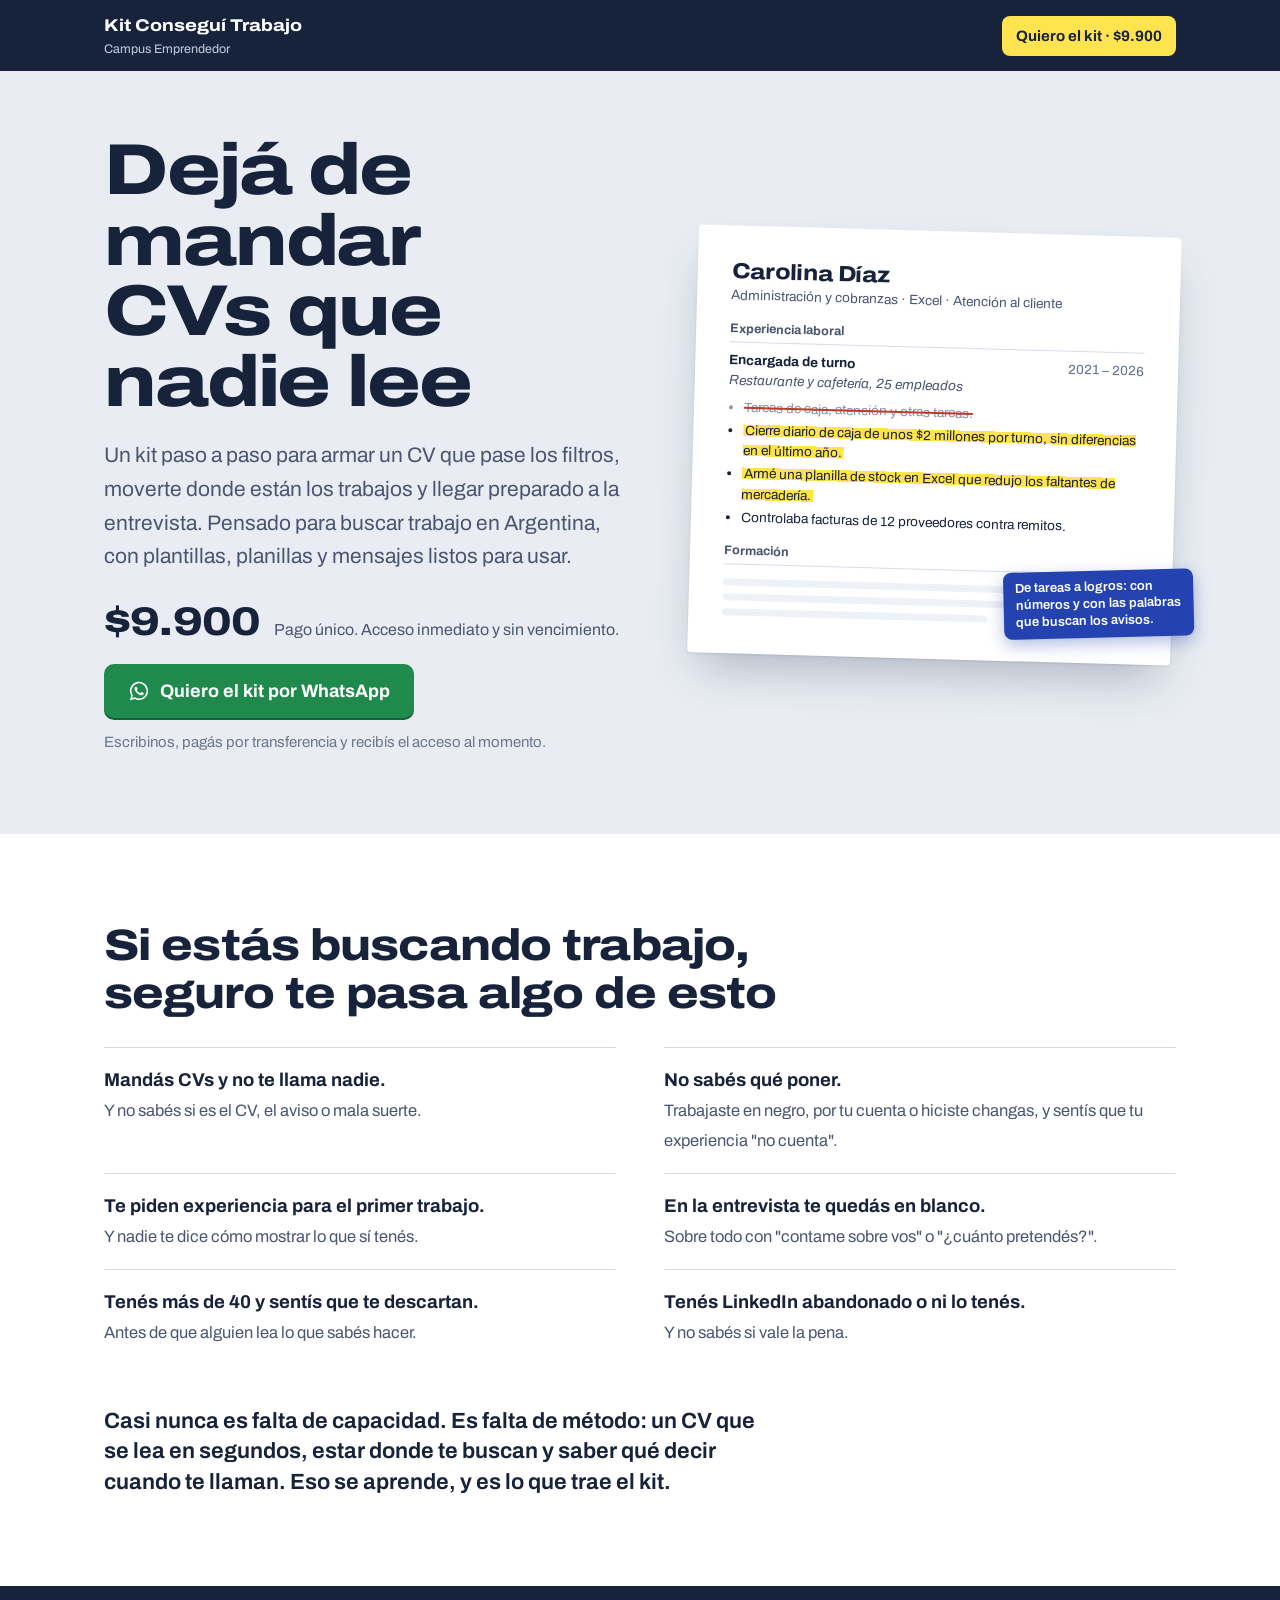
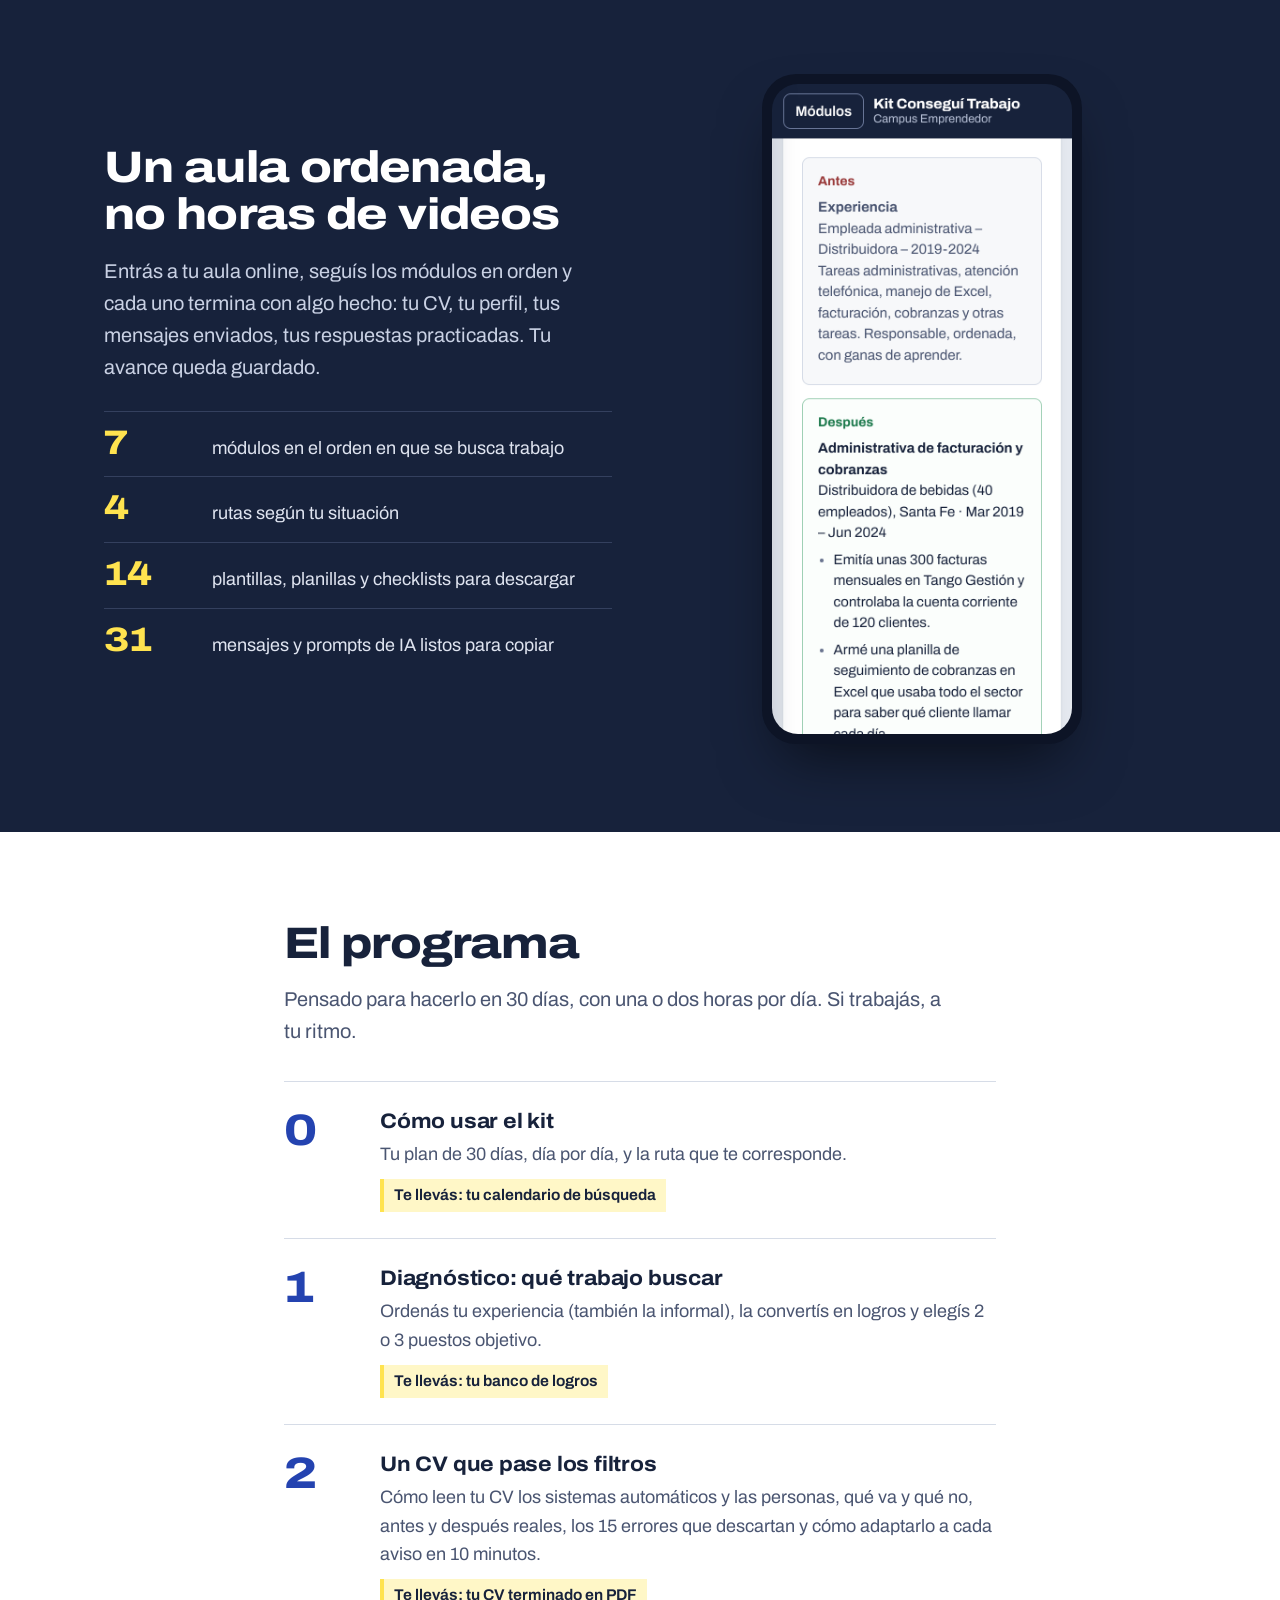
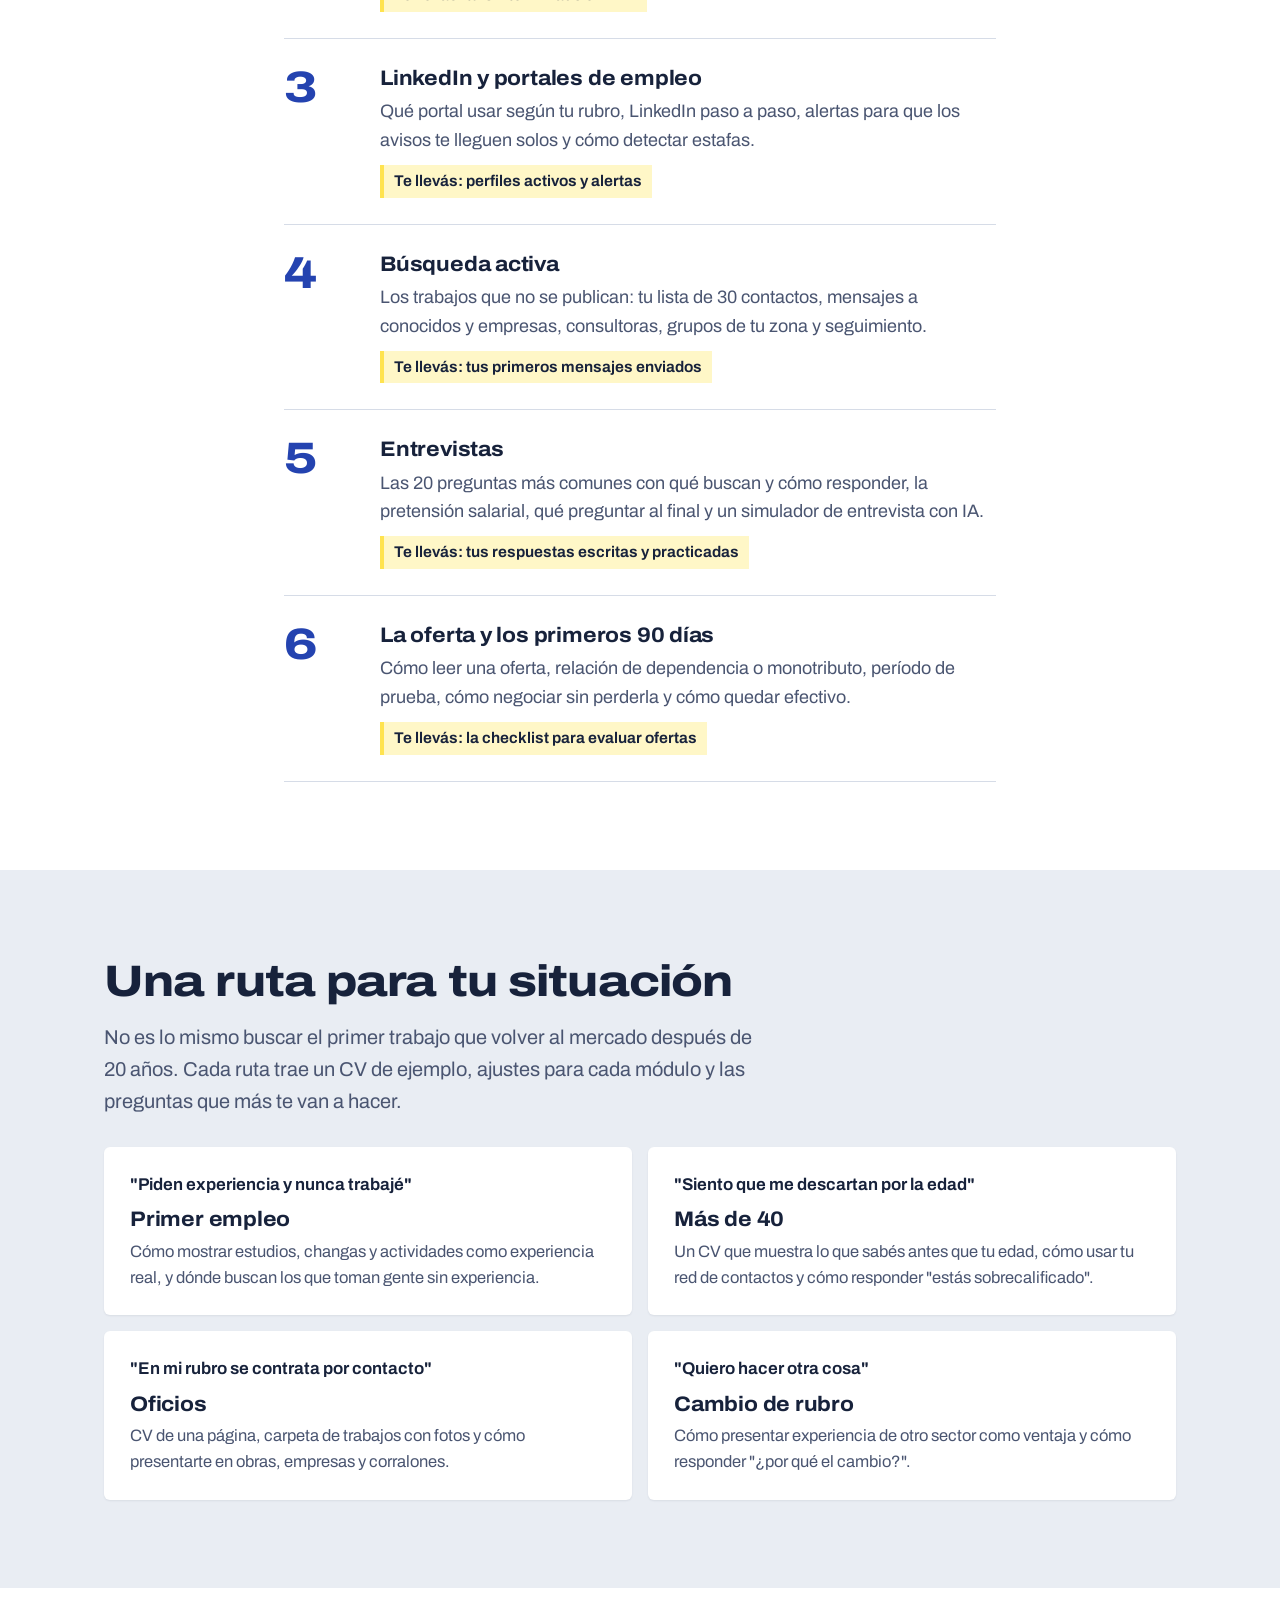
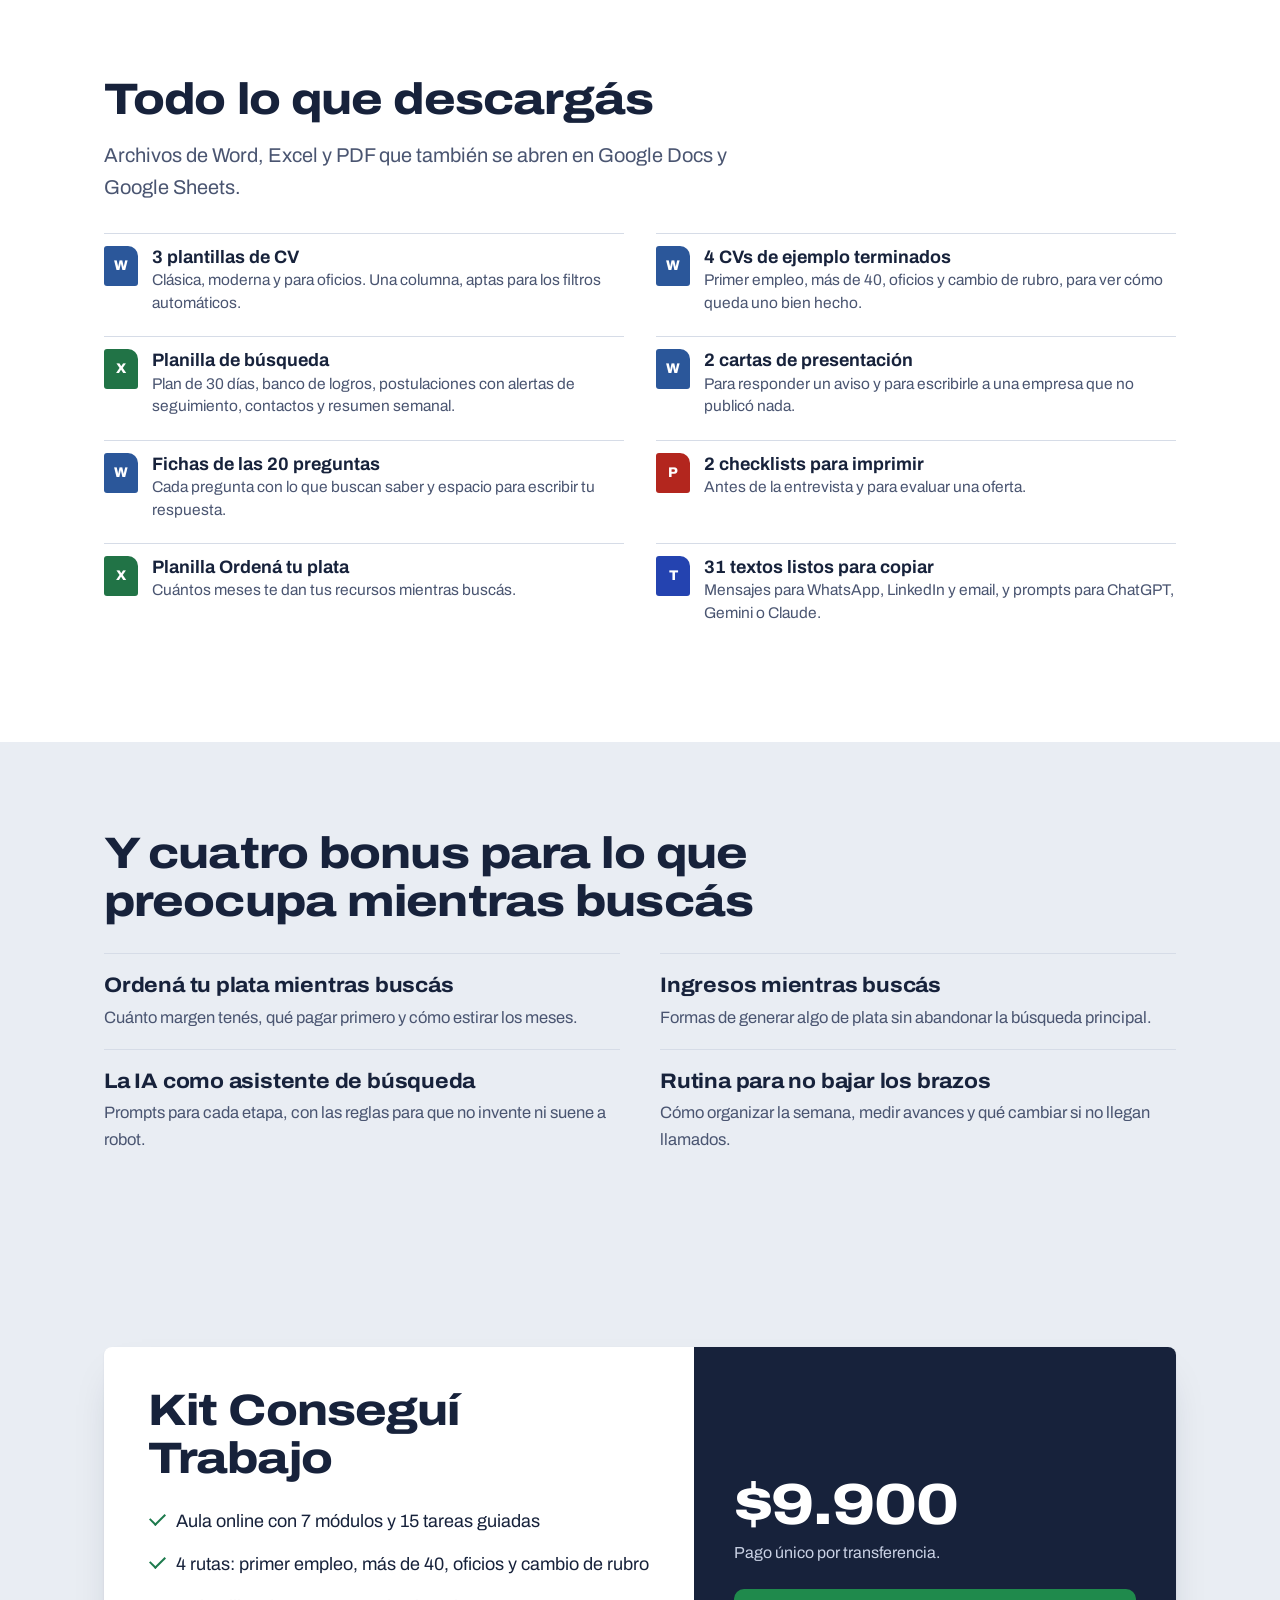
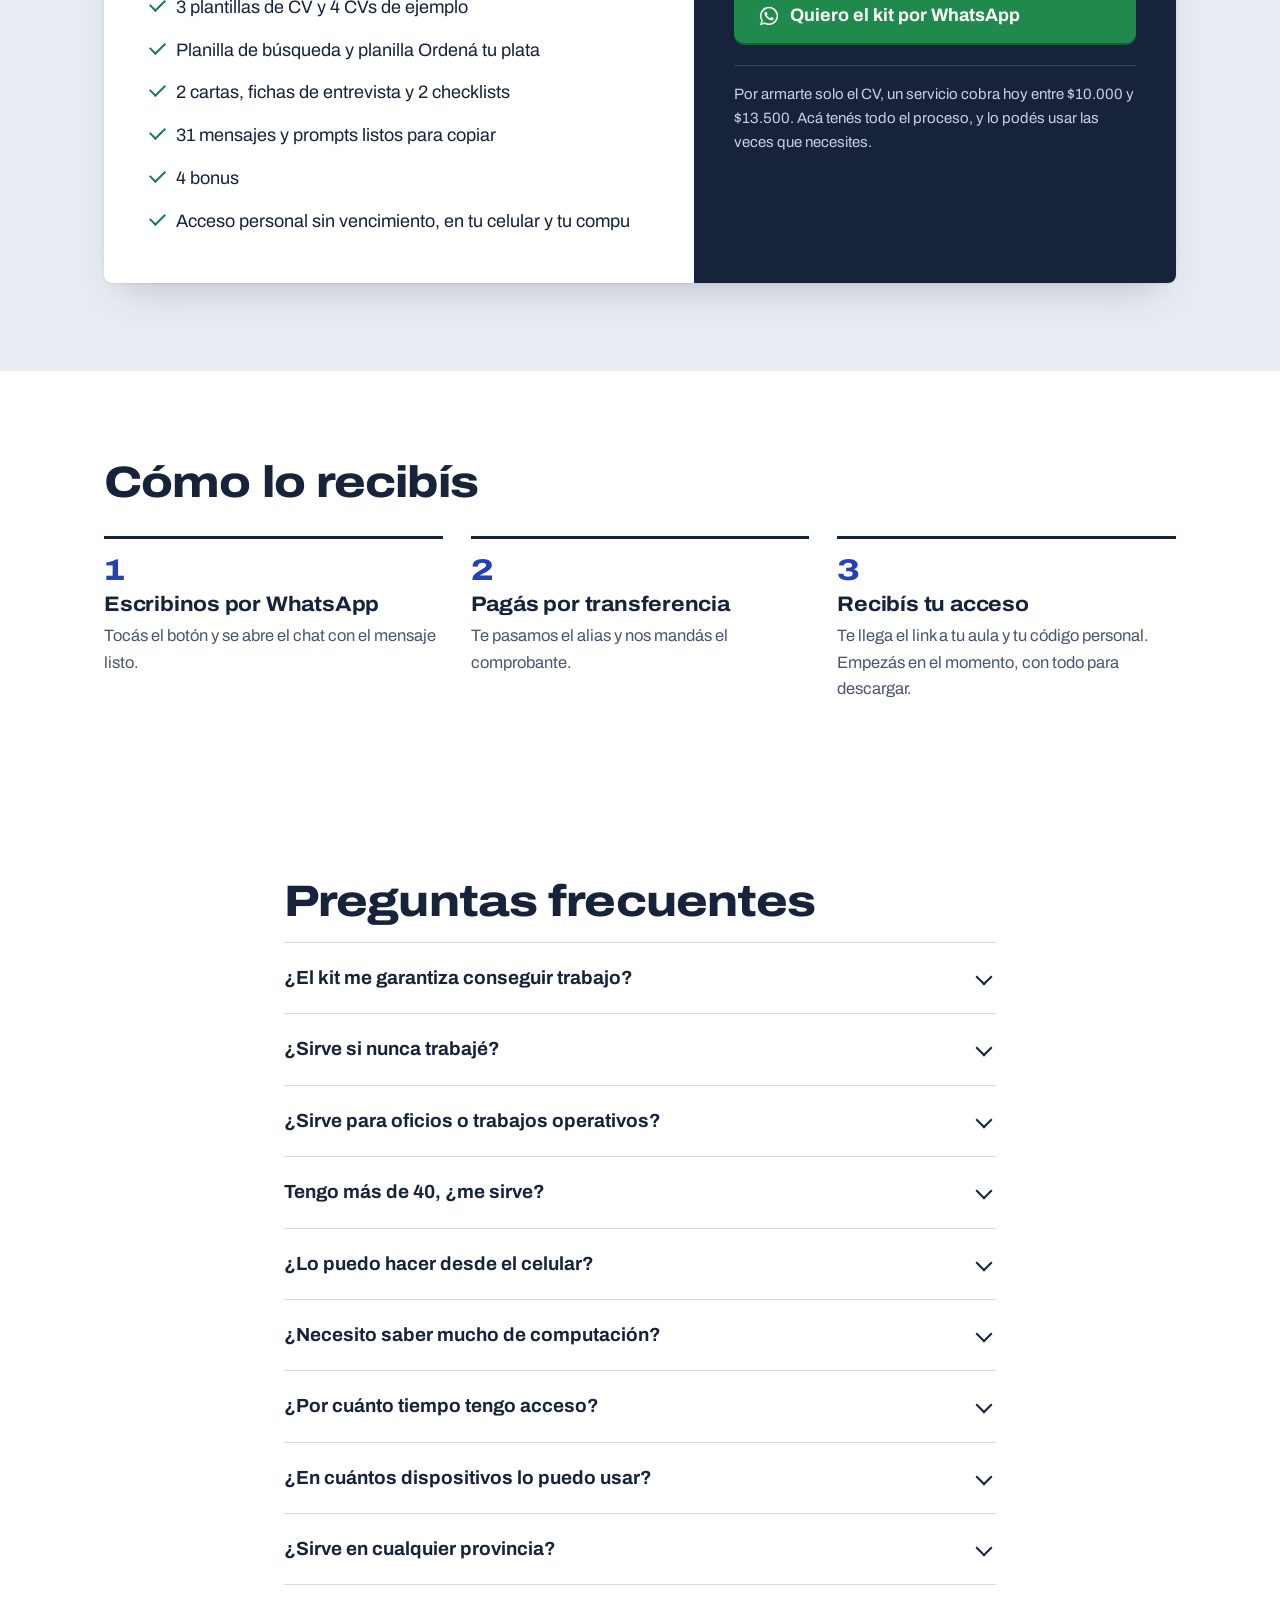
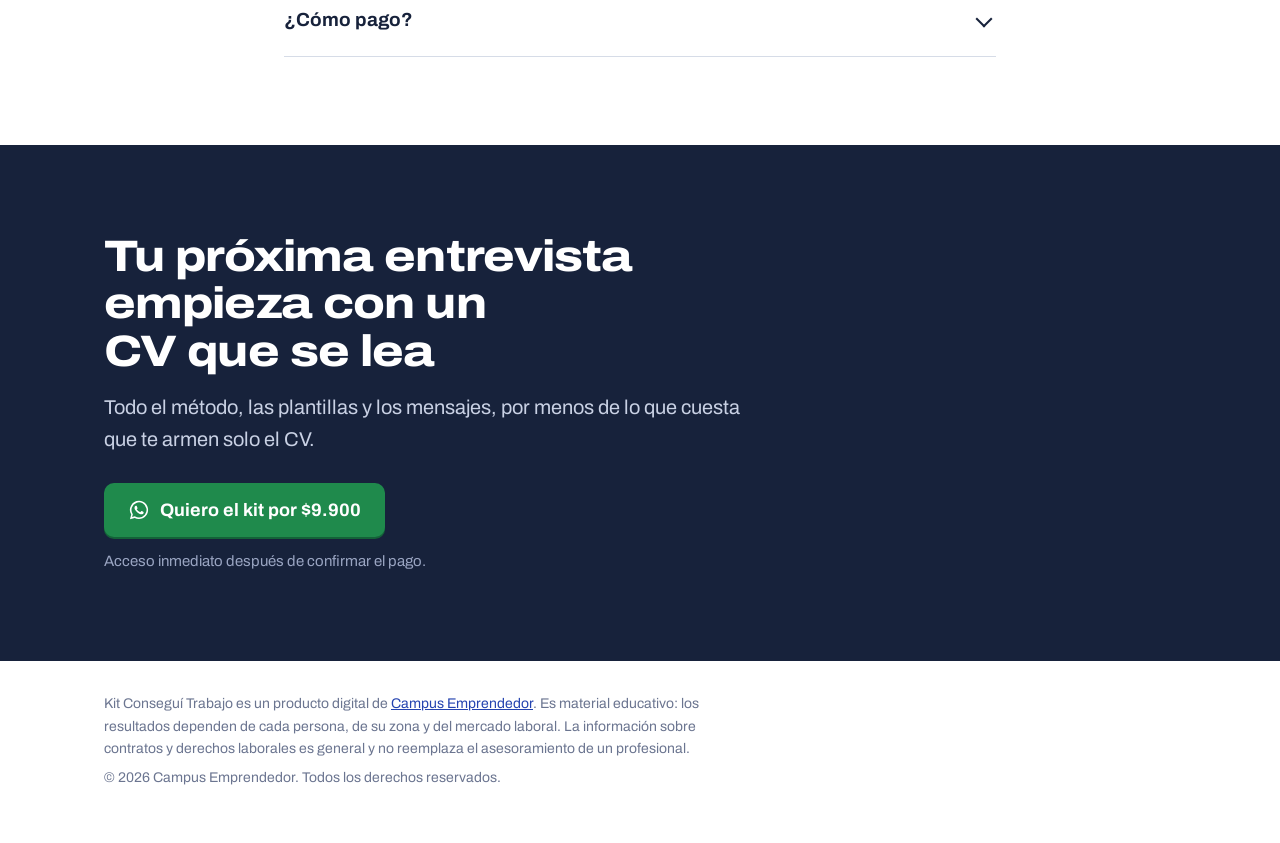
<file: index.html>
<!doctype html>
<html lang="es-AR">
<head>
<meta charset="utf-8">
<meta name="viewport" content="width=device-width, initial-scale=1">
<title>Kit Conseguí Trabajo: CV, LinkedIn y entrevistas paso a paso | Campus Emprendedor</title>
<meta name="description" content="Un kit para buscar trabajo en Argentina: plantillas de CV que pasan los filtros, LinkedIn, búsqueda activa y entrevistas, con rutas para primer empleo, más de 40, oficios y cambio de rubro. $9.900, acceso inmediato.">
<meta property="og:title" content="Kit Conseguí Trabajo | Campus Emprendedor">
<meta property="og:description" content="CV, LinkedIn, búsqueda activa y entrevistas, paso a paso. Plantillas, planillas y mensajes listos para usar.">
<meta property="og:type" content="product">
<meta property="og:url" content="https://campusemprendedor.com/Kit-Consegui-Trabajo/">
<meta property="og:image" content="https://campusemprendedor.com/Kit-Consegui-Trabajo/img/compartir.png">
<link rel="preconnect" href="https://fonts.googleapis.com">
<link rel="preconnect" href="https://fonts.gstatic.com" crossorigin>
<link href="https://fonts.googleapis.com/css2?family=Archivo:wdth,wght@100..125,400..800&display=swap" rel="stylesheet">
<style>
:root {
  --desk: #e9edf3;
  --paper: #ffffff;
  --ink: #17223b;
  --ink-soft: #4a5571;
  --ink-faint: #6b7590;
  --birome: #2443b0;
  --birome-dark: #1a3288;
  --birome-tint: #eaeefb;
  --resaltador: #ffe34f;
  --resaltador-soft: #fff7c7;
  --ok: #1d7a4d;
  --ok-tint: #e3f3ea;
  --line: #d6dce7;
  --wa: #1f8a4c;
  --font: "Archivo", "Segoe UI", Arial, sans-serif;
}
* { box-sizing: border-box; }
html { -webkit-text-size-adjust: 100%; scroll-behavior: smooth; }
body { margin: 0; background: var(--paper); color: var(--ink); font-family: var(--font); font-size: 18px; line-height: 1.6; }
a { color: var(--birome); }
img { max-width: 100%; height: auto; display: block; }
:focus-visible { outline: 3px solid var(--birome); outline-offset: 3px; border-radius: 4px; }
.wrap { max-width: 1120px; margin: 0 auto; padding: 0 24px; }
.narrow { max-width: 760px; }

h1, h2, h3 { font-variation-settings: "wdth" 116; letter-spacing: -0.02em; text-wrap: balance; }
h2 { font-size: clamp(30px, 4.2vw, 44px); line-height: 1.08; font-weight: 790; margin: 0 0 16px; }
h3 { font-size: 21px; line-height: 1.25; font-weight: 720; margin: 0 0 6px; font-variation-settings: "wdth" 108; letter-spacing: -0.01em; }
.lead { font-size: 20px; color: var(--ink-soft); max-width: 60ch; margin: 0 0 28px; }
section { padding: 88px 0; }

/* Barra */
.bar { background: var(--ink); color: #fff; }
.bar .wrap { display: flex; align-items: center; justify-content: space-between; gap: 16px; padding-top: 12px; padding-bottom: 12px; }
.bar-brand { color: #fff; text-decoration: none; font-weight: 750; font-variation-settings: "wdth" 115; font-size: 17px; }
.bar-brand span { display: block; font-weight: 450; font-size: 12.5px; color: #b9c2d8; font-variation-settings: "wdth" 100; }
.bar-cta { color: var(--ink); background: var(--resaltador); padding: 8px 14px; border-radius: 8px; font-weight: 700; font-size: 15px; text-decoration: none; white-space: nowrap; }
.bar-cta:hover { background: #ffd92a; }

/* Botón principal */
.cta {
  display: inline-flex; align-items: center; gap: 10px;
  background: var(--wa); color: #fff; text-decoration: none;
  padding: 16px 24px; border-radius: 10px;
  font-weight: 700; font-size: 18px; line-height: 1.2;
  box-shadow: 0 2px 0 #136238;
}
.cta:hover { background: #18773f; color: #fff; }
.cta svg { width: 22px; height: 22px; flex: none; }
.cta-note { font-size: 15px; color: var(--ink-faint); margin: 12px 0 0; }

/* Hero */
.hero { background: var(--desk); padding: 64px 0 80px; overflow: hidden; }
.hero .wrap { display: grid; grid-template-columns: 1.05fr 0.95fr; gap: 56px; align-items: center; }
.hero h1 { font-size: clamp(40px, 6.2vw, 72px); line-height: 0.98; font-weight: 800; margin: 0 0 22px; font-variation-settings: "wdth" 120; letter-spacing: -0.03em; }
.hero .lead { font-size: 21px; }
.price-line { display: flex; align-items: baseline; gap: 14px; flex-wrap: wrap; margin: 0 0 22px; }
.price { font-size: 40px; font-weight: 800; font-variation-settings: "wdth" 118; letter-spacing: -0.02em; line-height: 1; }
.price-detail { color: var(--ink-soft); font-size: 16px; }

/* La hoja del CV: lo memorable */
.sheet {
  position: relative; background: var(--paper); border-radius: 4px;
  padding: 34px 34px 30px; font-size: 13.5px; line-height: 1.5;
  box-shadow: 0 1px 2px rgba(23,34,59,.1), 0 24px 48px -12px rgba(23,34,59,.28);
  transform: rotate(1.6deg);
}
.sheet-name { font-size: 22px; font-weight: 780; font-variation-settings: "wdth" 112; letter-spacing: -0.01em; line-height: 1.1; }
.sheet-role { color: var(--ink-soft); margin: 2px 0 14px; }
.sheet-h { font-weight: 700; font-size: 12.5px; color: var(--ink-soft); border-bottom: 1px solid var(--line); padding-bottom: 3px; margin: 14px 0 8px; }
.sheet-job { display: flex; justify-content: space-between; gap: 10px; font-weight: 700; }
.sheet-job span { font-weight: 450; color: var(--ink-faint); white-space: nowrap; }
.sheet-where { color: var(--ink-soft); font-style: italic; margin-bottom: 6px; }
.sheet ul { margin: 0; padding-left: 16px; }
.sheet li { margin: 3px 0; }
.struck { color: #8a93a8; text-decoration: line-through; text-decoration-color: #c0392b; text-decoration-thickness: 2px; }
.mark { background: linear-gradient(transparent 12%, var(--resaltador) 12%, var(--resaltador) 88%, transparent 88%); padding: 0 2px; }
.margin-note {
  position: absolute; right: -22px; bottom: 26px;
  background: var(--birome); color: #fff; font-size: 13px; font-weight: 600; line-height: 1.3;
  padding: 8px 12px; border-radius: 8px; max-width: 190px; transform: rotate(-3deg);
  box-shadow: 0 6px 16px rgba(36,67,176,.35);
}
.sheet-lines { margin-top: 14px; }
.sheet-lines i { display: block; height: 7px; background: #eef1f6; border-radius: 4px; margin: 8px 0; }
.sheet-lines i:nth-child(2) { width: 82%; }
.sheet-lines i:nth-child(3) { width: 64%; }

/* Dolores */
.pains { display: grid; grid-template-columns: repeat(2, minmax(0, 1fr)); gap: 0 48px; list-style: none; margin: 30px 0 0; padding: 0; }
.pains li { padding: 18px 0; border-top: 1px solid var(--line); font-size: 18.5px; }
.pains strong { display: block; font-weight: 700; }
.pains span { color: var(--ink-soft); font-size: 16.5px; }
.turn { margin: 40px 0 0; font-size: 22px; font-weight: 650; max-width: 52ch; line-height: 1.4; }

/* Qué es */
.what { background: var(--ink); color: #fff; }
.what h2 { color: #fff; }
.what .lead { color: #c9d1e4; }
.what-grid { display: grid; grid-template-columns: 1fr 1fr; gap: 56px; align-items: center; }
.facts { list-style: none; margin: 0; padding: 0; }
.facts li { padding: 14px 0; border-top: 1px solid #34405e; display: grid; grid-template-columns: 92px 1fr; gap: 16px; align-items: baseline; }
.facts b { font-size: 34px; font-weight: 800; font-variation-settings: "wdth" 118; color: var(--resaltador); line-height: 1; }
.facts span { color: #dfe4f0; }
.phone { justify-self: center; width: min(320px, 82vw); border-radius: 34px; padding: 10px; background: #0d1426; box-shadow: 0 30px 60px -20px rgba(0,0,0,.6); }
.phone img { border-radius: 26px; }

/* Programa */
.steps { list-style: none; margin: 34px 0 0; padding: 0; counter-reset: s; }
.steps li { display: grid; grid-template-columns: 76px 1fr; gap: 20px; padding: 26px 0; border-top: 1px solid var(--line); }
.steps li:last-child { border-bottom: 1px solid var(--line); }
.step-n { font-size: 44px; font-weight: 800; font-variation-settings: "wdth" 120; color: var(--birome); line-height: 1; }
.steps p { margin: 0; color: var(--ink-soft); max-width: 62ch; }
.take { display: inline-block; margin-top: 10px; font-size: 15.5px; font-weight: 650; color: var(--ink); background: var(--resaltador-soft); border-left: 4px solid var(--resaltador); padding: 4px 10px; }

/* Rutas */
.routes { background: var(--desk); }
.route-grid { display: grid; grid-template-columns: repeat(2, minmax(0, 1fr)); gap: 16px; margin-top: 30px; }
.route { background: var(--paper); border-radius: 6px; padding: 24px 26px; box-shadow: 0 1px 2px rgba(23,34,59,.08); }
.route p { margin: 0; color: var(--ink-soft); font-size: 16.5px; }
.route .quote { color: var(--ink); font-weight: 650; font-size: 17px; margin-bottom: 8px; }

/* Descargas */
.files { display: grid; grid-template-columns: repeat(2, minmax(0, 1fr)); gap: 10px 32px; margin-top: 30px; list-style: none; padding: 0; }
.files li { display: grid; grid-template-columns: 34px 1fr; gap: 14px; align-items: start; padding: 12px 0; border-top: 1px solid var(--line); }
.ico { width: 34px; height: 40px; border-radius: 3px 10px 3px 3px; color: #fff; font-weight: 800; font-size: 14px; display: grid; place-items: center; }
.ico.w { background: #2b579a; } .ico.x { background: #217346; } .ico.p { background: #b3261e; } .ico.t { background: var(--birome); }
.files b { display: block; font-weight: 680; line-height: 1.3; }
.files div span { color: var(--ink-soft); font-size: 15.5px; line-height: 1.45; display: block; }

/* Bonus */
.bonus-list { list-style: none; margin: 28px 0 0; padding: 0; display: grid; grid-template-columns: repeat(2, minmax(0, 1fr)); gap: 0 40px; }
.bonus-list li { padding: 18px 0; border-top: 1px solid var(--line); }
.bonus-list p { margin: 0; color: var(--ink-soft); font-size: 16.5px; }

/* Precio */
.offer { background: var(--desk); }
.offer-box { display: grid; grid-template-columns: 1.1fr 0.9fr; gap: 0; background: var(--paper); border-radius: 8px; overflow: hidden; box-shadow: 0 1px 2px rgba(23,34,59,.08), 0 20px 40px -18px rgba(23,34,59,.25); }
.offer-main { padding: 40px 44px; }
.offer-main ul { list-style: none; padding: 0; margin: 18px 0 0; }
.offer-main li { padding: 7px 0 7px 28px; position: relative; }
.offer-main li::before { content: ""; position: absolute; left: 2px; top: 13px; width: 13px; height: 7px; border-left: 2.5px solid var(--ok); border-bottom: 2.5px solid var(--ok); transform: rotate(-45deg); }
.offer-side { background: var(--ink); color: #fff; padding: 40px 40px; display: flex; flex-direction: column; justify-content: center; }
.offer-side .price { font-size: 58px; color: #fff; }
.offer-side .price-detail { color: #c9d1e4; margin: 6px 0 24px; }
.compare-note { margin: 22px 0 0; font-size: 15px; color: #c9d1e4; border-top: 1px solid #34405e; padding-top: 16px; }

/* Cómo lo recibís */
.how { list-style: none; padding: 0; margin: 30px 0 0; display: grid; grid-template-columns: repeat(3, minmax(0, 1fr)); gap: 28px; }
.how li { border-top: 3px solid var(--ink); padding-top: 16px; }
.how .step-n { font-size: 30px; display: block; margin-bottom: 6px; }
.how p { margin: 0; color: var(--ink-soft); font-size: 16.5px; }

/* FAQ */
.faq details { border-top: 1px solid var(--line); padding: 4px 0; }
.faq details:last-of-type { border-bottom: 1px solid var(--line); }
.faq summary { cursor: pointer; list-style: none; padding: 16px 36px 16px 0; font-weight: 680; font-size: 19px; position: relative; }
.faq summary::-webkit-details-marker { display: none; }
.faq summary::after { content: ""; position: absolute; right: 6px; top: 24px; width: 10px; height: 10px; border-right: 2px solid var(--ink); border-bottom: 2px solid var(--ink); transform: rotate(45deg); transition: transform .2s; }
.faq details[open] summary::after { transform: rotate(-135deg); top: 29px; }
.faq details p { margin: 0 0 18px; color: var(--ink-soft); max-width: 66ch; }

/* Final */
.final { background: var(--ink); color: #fff; text-align: left; }
.final h2 { color: #fff; max-width: 18ch; }
.final .lead { color: #c9d1e4; }
.final .cta-note { color: #9aa5c2; }

footer { padding: 32px 0 48px; font-size: 14px; color: var(--ink-faint); }
footer p { margin: 0 0 6px; max-width: 80ch; }

/* Botón flotante en celular */
.float-cta { display: none; }

@media (max-width: 900px) {
  section { padding: 64px 0; }
  .hero { padding: 40px 0 64px; }
  .hero .wrap, .what-grid, .offer-box { grid-template-columns: 1fr; }
  .hero .wrap { gap: 44px; }
  .sheet { transform: rotate(1deg); margin: 0 6px; }
  .margin-note { right: -6px; bottom: 20px; }
  .pains, .route-grid, .files, .bonus-list, .how { grid-template-columns: 1fr; }
  .how { gap: 20px; }
  .offer-main, .offer-side { padding: 30px 24px; }
  .phone { order: -1; }
}
@media (max-width: 640px) {
  body { font-size: 17px; }
  .wrap { padding: 0 18px; }
  .lead, .hero .lead { font-size: 18.5px; }
  .bar-cta { display: none; }
  .steps li { grid-template-columns: 52px 1fr; gap: 12px; }
  .step-n { font-size: 34px; }
  .sheet { padding: 24px 20px 20px; font-size: 12.5px; }
  .margin-note { position: static; transform: none; margin: 14px 0 0; max-width: none; display: inline-block; }
  .cta { width: 100%; justify-content: center; }
  .float-cta {
    display: flex; position: fixed; left: 12px; right: 12px; bottom: 12px; z-index: 40;
    justify-content: center; align-items: center; gap: 8px;
    background: var(--wa); color: #fff; text-decoration: none; font-weight: 700;
    padding: 14px; border-radius: 10px; box-shadow: 0 8px 24px rgba(0,0,0,.25);
    transform: translateY(140%); transition: transform .25s ease;
  }
  .float-cta.show { transform: none; }
  footer { padding-bottom: 96px; }
}
@media (prefers-reduced-motion: reduce) {
  html { scroll-behavior: auto; }
  * { transition: none !important; }
}
</style>
</head>
<body>

<header class="bar">
  <div class="wrap">
    <a class="bar-brand" href="/">Kit Conseguí Trabajo<span>Campus Emprendedor</span></a>
    <a class="bar-cta" href="https://wa.me/5493482203968?text=Hola%2C%20quiero%20el%20Kit%20Consegu%C3%AD%20Trabajo" data-wa>Quiero el kit · $9.900</a>
  </div>
</header>

<main>
<section class="hero" aria-labelledby="hero-h">
  <div class="wrap">
    <div>
      <h1 id="hero-h">Dejá de mandar CVs que nadie lee</h1>
      <p class="lead">Un kit paso a paso para armar un CV que pase los filtros, moverte donde están los trabajos y llegar preparado a la entrevista. Pensado para buscar trabajo en Argentina, con plantillas, planillas y mensajes listos para usar.</p>
      <div class="price-line">
        <span class="price">$9.900</span>
        <span class="price-detail">Pago único. Acceso inmediato y sin vencimiento.</span>
      </div>
      <a class="cta" href="https://wa.me/5493482203968?text=Hola%2C%20quiero%20el%20Kit%20Consegu%C3%AD%20Trabajo" data-wa>
        <svg viewBox="0 0 24 24" aria-hidden="true" fill="currentColor"><path d="M12.04 2a9.9 9.9 0 0 0-8.5 15l-1.4 5 5.2-1.36A9.9 9.9 0 1 0 12.04 2Zm0 18.1a8.2 8.2 0 0 1-4.18-1.14l-.3-.18-3.08.8.82-3-.2-.31a8.2 8.2 0 1 1 6.94 3.83Zm4.5-6.14c-.25-.12-1.46-.72-1.69-.8-.22-.08-.39-.12-.55.12-.16.25-.63.8-.78.97-.14.16-.29.18-.53.06a6.7 6.7 0 0 1-3.32-2.9c-.25-.43.25-.4.72-1.33.08-.16.04-.3-.02-.43-.06-.12-.55-1.33-.76-1.82-.2-.48-.4-.41-.55-.42h-.47a.9.9 0 0 0-.65.3 2.74 2.74 0 0 0-.86 2.04 4.76 4.76 0 0 0 1 2.53 10.9 10.9 0 0 0 4.18 3.7c1.56.67 2.17.73 2.95.61.47-.07 1.46-.6 1.67-1.17.2-.58.2-1.07.14-1.17-.06-.1-.22-.17-.47-.29Z"/></svg>
        Quiero el kit por WhatsApp
      </a>
      <p class="cta-note">Escribinos, pagás por transferencia y recibís el acceso al momento.</p>
    </div>

    <div class="sheet" aria-label="Ejemplo de un CV corregido con el método del kit" role="img">
      <div class="sheet-name">Carolina Díaz</div>
      <div class="sheet-role">Administración y cobranzas · Excel · Atención al cliente</div>
      <div class="sheet-h">Experiencia laboral</div>
      <div class="sheet-job">Encargada de turno <span>2021 – 2026</span></div>
      <div class="sheet-where">Restaurante y cafetería, 25 empleados</div>
      <ul>
        <li class="struck">Tareas de caja, atención y otras tareas.</li>
        <li><span class="mark">Cierre diario de caja de unos $2 millones por turno, sin diferencias en el último año.</span></li>
        <li><span class="mark">Armé una planilla de stock en Excel que redujo los faltantes de mercadería.</span></li>
        <li>Controlaba facturas de 12 proveedores contra remitos.</li>
      </ul>
      <div class="margin-note">De tareas a logros: con números y con las palabras que buscan los avisos.</div>
      <div class="sheet-h">Formación</div>
      <div class="sheet-lines"><i></i><i></i><i></i></div>
    </div>
  </div>
</section>

<section aria-labelledby="pain-h">
  <div class="wrap">
    <h2 id="pain-h">Si estás buscando trabajo, seguro te pasa algo de esto</h2>
    <ul class="pains">
      <li><strong>Mandás CVs y no te llama nadie.</strong><span>Y no sabés si es el CV, el aviso o mala suerte.</span></li>
      <li><strong>No sabés qué poner.</strong><span>Trabajaste en negro, por tu cuenta o hiciste changas, y sentís que tu experiencia "no cuenta".</span></li>
      <li><strong>Te piden experiencia para el primer trabajo.</strong><span>Y nadie te dice cómo mostrar lo que sí tenés.</span></li>
      <li><strong>En la entrevista te quedás en blanco.</strong><span>Sobre todo con "contame sobre vos" o "¿cuánto pretendés?".</span></li>
      <li><strong>Tenés más de 40 y sentís que te descartan.</strong><span>Antes de que alguien lea lo que sabés hacer.</span></li>
      <li><strong>Tenés LinkedIn abandonado o ni lo tenés.</strong><span>Y no sabés si vale la pena.</span></li>
    </ul>
    <p class="turn">Casi nunca es falta de capacidad. Es falta de método: un CV que se lea en segundos, estar donde te buscan y saber qué decir cuando te llaman. Eso se aprende, y es lo que trae el kit.</p>
  </div>
</section>

<section class="what" aria-labelledby="what-h">
  <div class="wrap what-grid">
    <div>
      <h2 id="what-h">Un aula ordenada, no horas de videos</h2>
      <p class="lead">Entrás a tu aula online, seguís los módulos en orden y cada uno termina con algo hecho: tu CV, tu perfil, tus mensajes enviados, tus respuestas practicadas. Tu avance queda guardado.</p>
      <ul class="facts">
        <li><b>7</b><span>módulos en el orden en que se busca trabajo</span></li>
        <li><b>4</b><span>rutas según tu situación</span></li>
        <li><b>14</b><span>plantillas, planillas y checklists para descargar</span></li>
        <li><b>31</b><span>mensajes y prompts de IA listos para copiar</span></li>
      </ul>
    </div>
    <div class="phone"><img src="img/aula-movil.png" alt="El aula del kit vista desde el celular, con un módulo abierto y la tarea del día" width="640" height="1386" loading="lazy"></div>
  </div>
</section>

<section aria-labelledby="prog-h">
  <div class="wrap narrow">
    <h2 id="prog-h">El programa</h2>
    <p class="lead">Pensado para hacerlo en 30 días, con una o dos horas por día. Si trabajás, a tu ritmo.</p>
    <ol class="steps">
      <li><span class="step-n">0</span><div><h3>Cómo usar el kit</h3><p>Tu plan de 30 días, día por día, y la ruta que te corresponde.</p><span class="take">Te llevás: tu calendario de búsqueda</span></div></li>
      <li><span class="step-n">1</span><div><h3>Diagnóstico: qué trabajo buscar</h3><p>Ordenás tu experiencia (también la informal), la convertís en logros y elegís 2 o 3 puestos objetivo.</p><span class="take">Te llevás: tu banco de logros</span></div></li>
      <li><span class="step-n">2</span><div><h3>Un CV que pase los filtros</h3><p>Cómo leen tu CV los sistemas automáticos y las personas, qué va y qué no, antes y después reales, los 15 errores que descartan y cómo adaptarlo a cada aviso en 10 minutos.</p><span class="take">Te llevás: tu CV terminado en PDF</span></div></li>
      <li><span class="step-n">3</span><div><h3>LinkedIn y portales de empleo</h3><p>Qué portal usar según tu rubro, LinkedIn paso a paso, alertas para que los avisos te lleguen solos y cómo detectar estafas.</p><span class="take">Te llevás: perfiles activos y alertas</span></div></li>
      <li><span class="step-n">4</span><div><h3>Búsqueda activa</h3><p>Los trabajos que no se publican: tu lista de 30 contactos, mensajes a conocidos y empresas, consultoras, grupos de tu zona y seguimiento.</p><span class="take">Te llevás: tus primeros mensajes enviados</span></div></li>
      <li><span class="step-n">5</span><div><h3>Entrevistas</h3><p>Las 20 preguntas más comunes con qué buscan y cómo responder, la pretensión salarial, qué preguntar al final y un simulador de entrevista con IA.</p><span class="take">Te llevás: tus respuestas escritas y practicadas</span></div></li>
      <li><span class="step-n">6</span><div><h3>La oferta y los primeros 90 días</h3><p>Cómo leer una oferta, relación de dependencia o monotributo, período de prueba, cómo negociar sin perderla y cómo quedar efectivo.</p><span class="take">Te llevás: la checklist para evaluar ofertas</span></div></li>
    </ol>
  </div>
</section>

<section class="routes" aria-labelledby="route-h">
  <div class="wrap">
    <h2 id="route-h">Una ruta para tu situación</h2>
    <p class="lead">No es lo mismo buscar el primer trabajo que volver al mercado después de 20 años. Cada ruta trae un CV de ejemplo, ajustes para cada módulo y las preguntas que más te van a hacer.</p>
    <div class="route-grid">
      <div class="route"><p class="quote">"Piden experiencia y nunca trabajé"</p><h3>Primer empleo</h3><p>Cómo mostrar estudios, changas y actividades como experiencia real, y dónde buscan los que toman gente sin experiencia.</p></div>
      <div class="route"><p class="quote">"Siento que me descartan por la edad"</p><h3>Más de 40</h3><p>Un CV que muestra lo que sabés antes que tu edad, cómo usar tu red de contactos y cómo responder "estás sobrecalificado".</p></div>
      <div class="route"><p class="quote">"En mi rubro se contrata por contacto"</p><h3>Oficios</h3><p>CV de una página, carpeta de trabajos con fotos y cómo presentarte en obras, empresas y corralones.</p></div>
      <div class="route"><p class="quote">"Quiero hacer otra cosa"</p><h3>Cambio de rubro</h3><p>Cómo presentar experiencia de otro sector como ventaja y cómo responder "¿por qué el cambio?".</p></div>
    </div>
  </div>
</section>

<section aria-labelledby="files-h">
  <div class="wrap">
    <h2 id="files-h">Todo lo que descargás</h2>
    <p class="lead">Archivos de Word, Excel y PDF que también se abren en Google Docs y Google Sheets.</p>
    <ul class="files">
      <li><span class="ico w" aria-hidden="true">W</span><div><b>3 plantillas de CV</b><span>Clásica, moderna y para oficios. Una columna, aptas para los filtros automáticos.</span></div></li>
      <li><span class="ico w" aria-hidden="true">W</span><div><b>4 CVs de ejemplo terminados</b><span>Primer empleo, más de 40, oficios y cambio de rubro, para ver cómo queda uno bien hecho.</span></div></li>
      <li><span class="ico x" aria-hidden="true">X</span><div><b>Planilla de búsqueda</b><span>Plan de 30 días, banco de logros, postulaciones con alertas de seguimiento, contactos y resumen semanal.</span></div></li>
      <li><span class="ico w" aria-hidden="true">W</span><div><b>2 cartas de presentación</b><span>Para responder un aviso y para escribirle a una empresa que no publicó nada.</span></div></li>
      <li><span class="ico w" aria-hidden="true">W</span><div><b>Fichas de las 20 preguntas</b><span>Cada pregunta con lo que buscan saber y espacio para escribir tu respuesta.</span></div></li>
      <li><span class="ico p" aria-hidden="true">P</span><div><b>2 checklists para imprimir</b><span>Antes de la entrevista y para evaluar una oferta.</span></div></li>
      <li><span class="ico x" aria-hidden="true">X</span><div><b>Planilla Ordená tu plata</b><span>Cuántos meses te dan tus recursos mientras buscás.</span></div></li>
      <li><span class="ico t" aria-hidden="true">T</span><div><b>31 textos listos para copiar</b><span>Mensajes para WhatsApp, LinkedIn y email, y prompts para ChatGPT, Gemini o Claude.</span></div></li>
    </ul>
  </div>
</section>

<section class="routes" aria-labelledby="bonus-h">
  <div class="wrap">
    <h2 id="bonus-h">Y cuatro bonus para lo que preocupa mientras buscás</h2>
    <ul class="bonus-list">
      <li><h3>Ordená tu plata mientras buscás</h3><p>Cuánto margen tenés, qué pagar primero y cómo estirar los meses.</p></li>
      <li><h3>Ingresos mientras buscás</h3><p>Formas de generar algo de plata sin abandonar la búsqueda principal.</p></li>
      <li><h3>La IA como asistente de búsqueda</h3><p>Prompts para cada etapa, con las reglas para que no invente ni suene a robot.</p></li>
      <li><h3>Rutina para no bajar los brazos</h3><p>Cómo organizar la semana, medir avances y qué cambiar si no llegan llamados.</p></li>
    </ul>
  </div>
</section>

<section class="offer" id="precio" aria-labelledby="offer-h">
  <div class="wrap">
    <div class="offer-box">
      <div class="offer-main">
        <h2 id="offer-h">Kit Conseguí Trabajo</h2>
        <ul>
          <li>Aula online con 7 módulos y 15 tareas guiadas</li>
          <li>4 rutas: primer empleo, más de 40, oficios y cambio de rubro</li>
          <li>3 plantillas de CV y 4 CVs de ejemplo</li>
          <li>Planilla de búsqueda y planilla Ordená tu plata</li>
          <li>2 cartas, fichas de entrevista y 2 checklists</li>
          <li>31 mensajes y prompts listos para copiar</li>
          <li>4 bonus</li>
          <li>Acceso personal sin vencimiento, en tu celular y tu compu</li>
        </ul>
      </div>
      <div class="offer-side">
        <span class="price">$9.900</span>
        <span class="price-detail">Pago único por transferencia.</span>
        <a class="cta" href="https://wa.me/5493482203968?text=Hola%2C%20quiero%20el%20Kit%20Consegu%C3%AD%20Trabajo" data-wa>
          <svg viewBox="0 0 24 24" aria-hidden="true" fill="currentColor"><path d="M12.04 2a9.9 9.9 0 0 0-8.5 15l-1.4 5 5.2-1.36A9.9 9.9 0 1 0 12.04 2Zm0 18.1a8.2 8.2 0 0 1-4.18-1.14l-.3-.18-3.08.8.82-3-.2-.31a8.2 8.2 0 1 1 6.94 3.83Zm4.5-6.14c-.25-.12-1.46-.72-1.69-.8-.22-.08-.39-.12-.55.12-.16.25-.63.8-.78.97-.14.16-.29.18-.53.06a6.7 6.7 0 0 1-3.32-2.9c-.25-.43.25-.4.72-1.33.08-.16.04-.3-.02-.43-.06-.12-.55-1.33-.76-1.82-.2-.48-.4-.41-.55-.42h-.47a.9.9 0 0 0-.65.3 2.74 2.74 0 0 0-.86 2.04 4.76 4.76 0 0 0 1 2.53 10.9 10.9 0 0 0 4.18 3.7c1.56.67 2.17.73 2.95.61.47-.07 1.46-.6 1.67-1.17.2-.58.2-1.07.14-1.17-.06-.1-.22-.17-.47-.29Z"/></svg>
          Quiero el kit por WhatsApp
        </a>
        <p class="compare-note">Por armarte solo el CV, un servicio cobra hoy entre $10.000 y $13.500. Acá tenés todo el proceso, y lo podés usar las veces que necesites.</p>
      </div>
    </div>
  </div>
</section>

<section aria-labelledby="how-h">
  <div class="wrap">
    <h2 id="how-h">Cómo lo recibís</h2>
    <ol class="how">
      <li><span class="step-n">1</span><h3>Escribinos por WhatsApp</h3><p>Tocás el botón y se abre el chat con el mensaje listo.</p></li>
      <li><span class="step-n">2</span><h3>Pagás por transferencia</h3><p>Te pasamos el alias y nos mandás el comprobante.</p></li>
      <li><span class="step-n">3</span><h3>Recibís tu acceso</h3><p>Te llega el link a tu aula y tu código personal. Empezás en el momento, con todo para descargar.</p></li>
    </ol>
  </div>
</section>

<section class="faq" aria-labelledby="faq-h">
  <div class="wrap narrow">
    <h2 id="faq-h">Preguntas frecuentes</h2>
    <details><summary>¿El kit me garantiza conseguir trabajo?</summary><p>No, y desconfiá de quien te lo garantice. Nadie controla el mercado ni las decisiones de las empresas. Lo que hace el kit es que te presentes mucho mejor, que llegues a más lugares y que, cuando te llamen, estés preparado. Eso cambia mucho tus chances.</p></details>
    <details><summary>¿Sirve si nunca trabajé?</summary><p>Sí. Tiene una ruta completa para primer empleo, con un CV de ejemplo armado sin experiencia formal y cómo mostrar estudios, changas y actividades.</p></details>
    <details><summary>¿Sirve para oficios o trabajos operativos?</summary><p>Sí. Tiene una plantilla de CV para oficios, una ruta específica con la carpeta de trabajos y cómo buscar en persona, y los portales que más sirven para puestos operativos.</p></details>
    <details><summary>Tengo más de 40, ¿me sirve?</summary><p>Sí. Hay una ruta para más de 40 con cómo armar el CV para que lo primero que se vea sea tu experiencia y no tu edad, y cómo responder las preguntas incómodas.</p></details>
    <details><summary>¿Lo puedo hacer desde el celular?</summary><p>El aula está pensada para leerse cómoda en el celular. Para armar el CV con las plantillas te recomendamos una computadora, aunque también se puede con Google Docs en el teléfono.</p></details>
    <details><summary>¿Necesito saber mucho de computación?</summary><p>No. Si sabés usar WhatsApp y abrir un archivo, alcanza. Las plantillas se completan como cualquier documento.</p></details>
    <details><summary>¿Por cuánto tiempo tengo acceso?</summary><p>El acceso no vence. Podés volver al aula y a las plantillas cada vez que busques trabajo.</p></details>
    <details><summary>¿En cuántos dispositivos lo puedo usar?</summary><p>Con la compra recibís un código personal que podés activar en hasta 2 dispositivos, por ejemplo tu celular y tu computadora. Si cambiás de celular, escribís LIBERAR por WhatsApp y se libera al instante.</p></details>
    <details><summary>¿Sirve en cualquier provincia?</summary><p>Sí. Los portales, las estrategias y las plantillas sirven en todo el país, y el kit te indica cómo encontrar las oficinas de empleo y los grupos de tu zona.</p></details>
    <details><summary>¿Cómo pago?</summary><p>Por transferencia bancaria o desde tu billetera virtual. Al escribirnos por WhatsApp te pasamos los datos.</p></details>
  </div>
</section>

<section class="final" aria-labelledby="final-h">
  <div class="wrap">
    <h2 id="final-h">Tu próxima entrevista empieza con un CV que se lea</h2>
    <p class="lead">Todo el método, las plantillas y los mensajes, por menos de lo que cuesta que te armen solo el CV.</p>
    <a class="cta" href="https://wa.me/5493482203968?text=Hola%2C%20quiero%20el%20Kit%20Consegu%C3%AD%20Trabajo" data-wa>
      <svg viewBox="0 0 24 24" aria-hidden="true" fill="currentColor"><path d="M12.04 2a9.9 9.9 0 0 0-8.5 15l-1.4 5 5.2-1.36A9.9 9.9 0 1 0 12.04 2Zm0 18.1a8.2 8.2 0 0 1-4.18-1.14l-.3-.18-3.08.8.82-3-.2-.31a8.2 8.2 0 1 1 6.94 3.83Zm4.5-6.14c-.25-.12-1.46-.72-1.69-.8-.22-.08-.39-.12-.55.12-.16.25-.63.8-.78.97-.14.16-.29.18-.53.06a6.7 6.7 0 0 1-3.32-2.9c-.25-.43.25-.4.72-1.33.08-.16.04-.3-.02-.43-.06-.12-.55-1.33-.76-1.82-.2-.48-.4-.41-.55-.42h-.47a.9.9 0 0 0-.65.3 2.74 2.74 0 0 0-.86 2.04 4.76 4.76 0 0 0 1 2.53 10.9 10.9 0 0 0 4.18 3.7c1.56.67 2.17.73 2.95.61.47-.07 1.46-.6 1.67-1.17.2-.58.2-1.07.14-1.17-.06-.1-.22-.17-.47-.29Z"/></svg>
      Quiero el kit por $9.900
    </a>
    <p class="cta-note">Acceso inmediato después de confirmar el pago.</p>
  </div>
</section>
</main>

<footer>
  <div class="wrap">
    <p>Kit Conseguí Trabajo es un producto digital de <a href="/">Campus Emprendedor</a>. Es material educativo: los resultados dependen de cada persona, de su zona y del mercado laboral. La información sobre contratos y derechos laborales es general y no reemplaza el asesoramiento de un profesional.</p>
    <p>© 2026 Campus Emprendedor. Todos los derechos reservados.</p>
  </div>
</footer>

<a class="float-cta" href="https://wa.me/5493482203968?text=Hola%2C%20quiero%20el%20Kit%20Consegu%C3%AD%20Trabajo" data-wa aria-hidden="true" tabindex="-1">Quiero el kit · $9.900</a>

<script>
(function () {
  var f = document.querySelector('.float-cta');
  var hero = document.querySelector('.hero');
  if (!f || !hero || !('IntersectionObserver' in window)) return;
  new IntersectionObserver(function (e) {
    f.classList.toggle('show', !e[0].isIntersecting);
  }).observe(hero);
})();
</script>
</body>
</html>
</file>
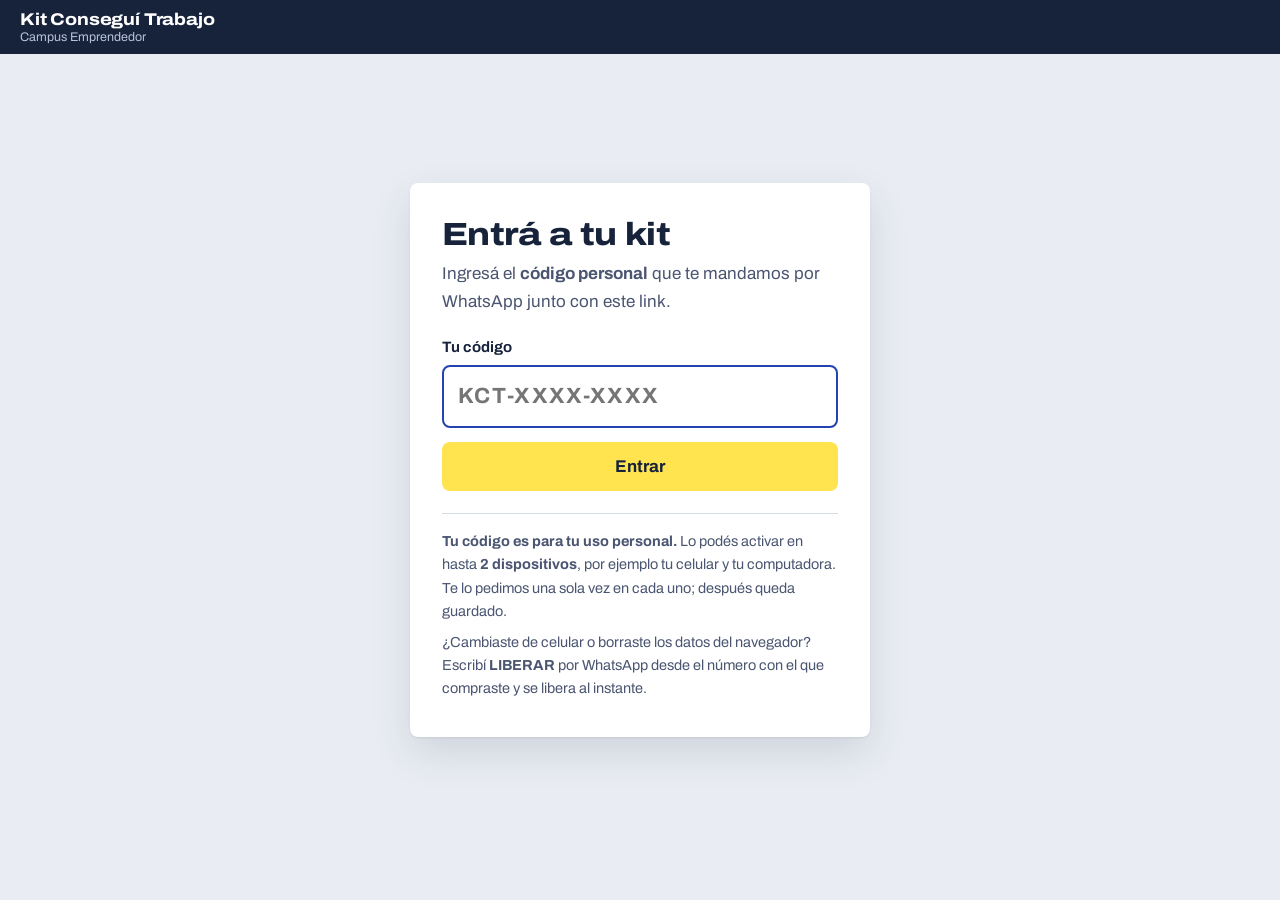
<file: aula/index.html>
<!doctype html>
<html lang="es-AR">
<head>
<meta charset="utf-8">
<meta name="viewport" content="width=device-width, initial-scale=1">
<meta name="robots" content="noindex, nofollow">
<title>Tu aula · Kit Conseguí Trabajo</title>
<link rel="preconnect" href="https://fonts.googleapis.com">
<link rel="preconnect" href="https://fonts.gstatic.com" crossorigin>
<link href="https://fonts.googleapis.com/css2?family=Archivo:wdth,wght@100..125,400..800&display=swap" rel="stylesheet">
<link rel="stylesheet" href="aula.css">
</head>
<body class="is-locked">
<a class="skip" href="#contenido">Saltar al contenido</a>
<header class="top">
  <button class="menu-btn" type="button" aria-controls="side" aria-expanded="false">Módulos</button>
  <a class="brand" href="#inicio"><span class="brand-kit">Kit Conseguí Trabajo</span><span class="brand-by" id="brand-owner">Campus Emprendedor</span></a>
</header>

<section class="gate" id="gate" aria-labelledby="gate-h">
  <form class="gate-card" id="gate-form" novalidate>
    <h1 id="gate-h">Entrá a tu kit</h1>
    <p>Ingresá el <strong>código personal</strong> que te mandamos por WhatsApp junto con este link.</p>
    <label for="gate-code">Tu código</label>
    <input id="gate-code" name="codigo" autocomplete="off" autocapitalize="characters" spellcheck="false" placeholder="KCT-XXXX-XXXX" maxlength="20" required>
    <p class="gate-error" id="gate-error" role="alert" hidden></p>
    <button class="btn gate-btn" type="submit" id="gate-btn">Entrar</button>
    <div class="gate-info">
      <p><strong>Tu código es para tu uso personal.</strong> Lo podés activar en hasta <strong>2 dispositivos</strong>, por ejemplo tu celular y tu computadora. Te lo pedimos una sola vez en cada uno; después queda guardado.</p>
      <p>¿Cambiaste de celular o borraste los datos del navegador? Escribí <strong>LIBERAR</strong> por WhatsApp desde el número con el que compraste y se libera al instante.</p>
    </div>
  </form>
</section>

<div class="layout" id="layout" hidden>
<nav class="side" id="side" aria-label="Contenido del kit">
<a class="side-home" href="#inicio">Inicio del kit</a>
<div class="side-progress"><div class="bar"><span id="bar-fill"></span></div><p id="progress-text">Tu avance</p></div>
<p class="side-group">Empezá acá</p><ol class="side-list"><li><a href="#m0-como-usar" data-module="m0-como-usar"><span class="side-num">0</span><span class="side-title">Cómo usar el kit</span><span class="side-done" aria-hidden="true"></span></a></li></ol><p class="side-group">Programa</p><ol class="side-list"><li><a href="#m1-diagnostico" data-module="m1-diagnostico"><span class="side-num">1</span><span class="side-title">Diagnóstico: qué trabajo buscar</span><span class="side-done" aria-hidden="true"></span></a></li><li><a href="#m2-cv" data-module="m2-cv"><span class="side-num">2</span><span class="side-title">Un CV que pase los filtros</span><span class="side-done" aria-hidden="true"></span></a></li><li><a href="#m3-linkedin-portales" data-module="m3-linkedin-portales"><span class="side-num">3</span><span class="side-title">LinkedIn y portales de empleo</span><span class="side-done" aria-hidden="true"></span></a></li><li><a href="#m4-busqueda-activa" data-module="m4-busqueda-activa"><span class="side-num">4</span><span class="side-title">Búsqueda activa: los trabajos que no se publican</span><span class="side-done" aria-hidden="true"></span></a></li><li><a href="#m5-entrevistas" data-module="m5-entrevistas"><span class="side-num">5</span><span class="side-title">Entrevistas</span><span class="side-done" aria-hidden="true"></span></a></li><li><a href="#m6-oferta" data-module="m6-oferta"><span class="side-num">6</span><span class="side-title">La oferta y los primeros 90 días</span><span class="side-done" aria-hidden="true"></span></a></li></ol><p class="side-group">Rutas por perfil</p><ol class="side-list"><li><a href="#r1-primer-empleo" data-module="r1-primer-empleo"><span class="side-num">R1</span><span class="side-title">Primer empleo</span><span class="side-done" aria-hidden="true"></span></a></li><li><a href="#r2-mas-de-40" data-module="r2-mas-de-40"><span class="side-num">R2</span><span class="side-title">Más de 40</span><span class="side-done" aria-hidden="true"></span></a></li><li><a href="#r3-oficios" data-module="r3-oficios"><span class="side-num">R3</span><span class="side-title">Oficios</span><span class="side-done" aria-hidden="true"></span></a></li><li><a href="#r4-cambio-de-rubro" data-module="r4-cambio-de-rubro"><span class="side-num">R4</span><span class="side-title">Cambio de rubro</span><span class="side-done" aria-hidden="true"></span></a></li></ol><p class="side-group">Bonus</p><ol class="side-list"><li><a href="#b1-plata" data-module="b1-plata"><span class="side-num">B1</span><span class="side-title">Ordená tu plata mientras buscás</span><span class="side-done" aria-hidden="true"></span></a></li><li><a href="#b2-ingresos" data-module="b2-ingresos"><span class="side-num">B2</span><span class="side-title">Ingresos mientras buscás</span><span class="side-done" aria-hidden="true"></span></a></li><li><a href="#b3-prompts-ia" data-module="b3-prompts-ia"><span class="side-num">B3</span><span class="side-title">La IA como asistente de búsqueda</span><span class="side-done" aria-hidden="true"></span></a></li><li><a href="#b4-rutina" data-module="b4-rutina"><span class="side-num">B4</span><span class="side-title">Rutina para no bajar los brazos</span><span class="side-done" aria-hidden="true"></span></a></li></ol><p class="side-group">Herramientas</p><ol class="side-list"><li><a href="#descargas" data-route="descargas"><span class="side-num">·</span><span class="side-title">Descargas</span></a></li><li><a href="#mensajes" data-route="mensajes"><span class="side-num">·</span><span class="side-title">Todos los mensajes y prompts</span></a></li></ol>
</nav>
<main id="contenido" class="sheet" tabindex="-1"></main>
</div>

<template id="tpl-home">
<header class="mod-head home-head"><h1>Tu kit, listo para arrancar</h1>
<p class="mod-lead">Este es tu lugar de trabajo para las próximas semanas. Guardalo en favoritos: tu avance queda registrado en este dispositivo.</p></header>
<section class="start"><div class="start-progress"><p class="start-num"><span id="home-done">0</span> de 15</p><p class="start-label">tareas hechas</p></div>
<div class="start-next"><p class="start-hint">Seguí por acá</p><a id="continue-link" class="btn" href="#m0-como-usar">Empezar por el Módulo 0</a></div></section>
<section class="route-pick" aria-labelledby="route-h"><h2 id="route-h">¿Cuál es tu situación?</h2>
<p>Elegí una ruta y la vamos a marcar en tu recorrido. Podés cambiarla cuando quieras.</p>
<div class="route-options" role="radiogroup" aria-labelledby="route-h">
<button type="button" role="radio" aria-checked="false" data-pick="r1-primer-empleo">Busco mi primer empleo</button>
<button type="button" role="radio" aria-checked="false" data-pick="r2-mas-de-40">Tengo más de 40</button>
<button type="button" role="radio" aria-checked="false" data-pick="r3-oficios">Trabajo en un oficio</button>
<button type="button" role="radio" aria-checked="false" data-pick="r4-cambio-de-rubro">Quiero cambiar de rubro</button>
<button type="button" role="radio" aria-checked="false" data-pick="">Ninguna de estas</button></div></section>
<section class="home-group"><h2>Empezá acá</h2><ol class="home-list"><li data-route-pick="m0-como-usar"><a href="#m0-como-usar" data-module="m0-como-usar"><span class="home-num">0</span><span class="home-text"><span class="home-title">Cómo usar el kit</span><span class="home-desc">Tu plan de 30 días y por dónde arrancar según tu situación.</span></span><span class="home-meta">10 min<span class="home-done" aria-hidden="true"></span></span></a></li></ol></section><section class="home-group"><h2>Programa</h2><ol class="home-list"><li data-route-pick="m1-diagnostico"><a href="#m1-diagnostico" data-module="m1-diagnostico"><span class="home-num">1</span><span class="home-text"><span class="home-title">Diagnóstico: qué trabajo buscar</span><span class="home-desc">Juntá tu experiencia, encontrá tus logros y elegí a qué puestos apuntar.</span></span><span class="home-meta">40 min<span class="home-done" aria-hidden="true"></span></span></a></li><li data-route-pick="m2-cv"><a href="#m2-cv" data-module="m2-cv"><span class="home-num">2</span><span class="home-text"><span class="home-title">Un CV que pase los filtros</span><span class="home-desc">Estructura, logros, filtros automáticos y cómo adaptarlo a cada aviso en 10 minutos.</span></span><span class="home-meta">60 min<span class="home-done" aria-hidden="true"></span></span></a></li><li data-route-pick="m3-linkedin-portales"><a href="#m3-linkedin-portales" data-module="m3-linkedin-portales"><span class="home-num">3</span><span class="home-text"><span class="home-title">LinkedIn y portales de empleo</span><span class="home-desc">Un perfil que te encuentran y los portales que conviene usar según tu rubro.</span></span><span class="home-meta">50 min<span class="home-done" aria-hidden="true"></span></span></a></li><li data-route-pick="m4-busqueda-activa"><a href="#m4-busqueda-activa" data-module="m4-busqueda-activa"><span class="home-num">4</span><span class="home-text"><span class="home-title">Búsqueda activa: los trabajos que no se publican</span><span class="home-desc">Contactos, consultoras, grupos y mensajes listos para moverte sin esperar avisos.</span></span><span class="home-meta">60 min<span class="home-done" aria-hidden="true"></span></span></a></li><li data-route-pick="m5-entrevistas"><a href="#m5-entrevistas" data-module="m5-entrevistas"><span class="home-num">5</span><span class="home-text"><span class="home-title">Entrevistas</span><span class="home-desc">Las 20 preguntas más comunes, cómo responderlas y qué hacer antes y después.</span></span><span class="home-meta">90 min<span class="home-done" aria-hidden="true"></span></span></a></li><li data-route-pick="m6-oferta"><a href="#m6-oferta" data-module="m6-oferta"><span class="home-num">6</span><span class="home-text"><span class="home-title">La oferta y los primeros 90 días</span><span class="home-desc">Cómo leer una oferta, negociar sin perderla y quedar efectivo en el período de prueba.</span></span><span class="home-meta">40 min<span class="home-done" aria-hidden="true"></span></span></a></li></ol></section><section class="home-group"><h2>Rutas por perfil</h2><ol class="home-list"><li data-route-pick="r1-primer-empleo"><a href="#r1-primer-empleo" data-module="r1-primer-empleo"><span class="home-num">R1</span><span class="home-text"><span class="home-title">Primer empleo</span><span class="home-desc">Cómo armar un CV y presentarte cuando todavía no tenés experiencia formal.</span></span><span class="home-meta">25 min<span class="home-done" aria-hidden="true"></span></span></a></li><li data-route-pick="r2-mas-de-40"><a href="#r2-mas-de-40" data-module="r2-mas-de-40"><span class="home-num">R2</span><span class="home-text"><span class="home-title">Más de 40</span><span class="home-desc">Cómo convertir los años de experiencia en ventaja y no en excusa para descartarte.</span></span><span class="home-meta">25 min<span class="home-done" aria-hidden="true"></span></span></a></li><li data-route-pick="r3-oficios"><a href="#r3-oficios" data-module="r3-oficios"><span class="home-num">R3</span><span class="home-text"><span class="home-title">Oficios</span><span class="home-desc">CV de una página, carpeta de trabajos y búsqueda en persona para quienes trabajan con las manos.</span></span><span class="home-meta">25 min<span class="home-done" aria-hidden="true"></span></span></a></li><li data-route-pick="r4-cambio-de-rubro"><a href="#r4-cambio-de-rubro" data-module="r4-cambio-de-rubro"><span class="home-num">R4</span><span class="home-text"><span class="home-title">Cambio de rubro</span><span class="home-desc">Cómo presentar experiencia de otro sector para que se entienda como ventaja.</span></span><span class="home-meta">25 min<span class="home-done" aria-hidden="true"></span></span></a></li></ol></section><section class="home-group"><h2>Bonus</h2><ol class="home-list"><li data-route-pick="b1-plata"><a href="#b1-plata" data-module="b1-plata"><span class="home-num">B1</span><span class="home-text"><span class="home-title">Ordená tu plata mientras buscás</span><span class="home-desc">Cuánto tiempo te dan tus recursos, qué pagar primero y cómo estirar los meses.</span></span><span class="home-meta">20 min<span class="home-done" aria-hidden="true"></span></span></a></li><li data-route-pick="b2-ingresos"><a href="#b2-ingresos" data-module="b2-ingresos"><span class="home-num">B2</span><span class="home-text"><span class="home-title">Ingresos mientras buscás</span><span class="home-desc">Formas de generar algo de plata sin abandonar la búsqueda principal.</span></span><span class="home-meta">15 min<span class="home-done" aria-hidden="true"></span></span></a></li><li data-route-pick="b3-prompts-ia"><a href="#b3-prompts-ia" data-module="b3-prompts-ia"><span class="home-num">B3</span><span class="home-text"><span class="home-title">La IA como asistente de búsqueda</span><span class="home-desc">Prompts listos para usar en ChatGPT, Gemini o Claude en cada etapa de la búsqueda.</span></span><span class="home-meta">20 min<span class="home-done" aria-hidden="true"></span></span></a></li><li data-route-pick="b4-rutina"><a href="#b4-rutina" data-module="b4-rutina"><span class="home-num">B4</span><span class="home-text"><span class="home-title">Rutina para no bajar los brazos</span><span class="home-desc">Cómo organizar la semana, medir avances y sostener la búsqueda cuando no llegan respuestas.</span></span><span class="home-meta">15 min<span class="home-done" aria-hidden="true"></span></span></a></li></ol></section>
<section class="home-group"><h2>Herramientas</h2><ol class="home-list">
<li><a href="#descargas"><span class="home-num">·</span><span class="home-text"><span class="home-title">Descargas</span><span class="home-desc">Plantillas de CV, cartas, planillas y checklists.</span></span><span class="home-meta">14 archivos</span></a></li>
<li><a href="#mensajes"><span class="home-num">·</span><span class="home-text"><span class="home-title">Todos los mensajes y prompts</span><span class="home-desc">Los textos del kit, listos para copiar.</span></span><span class="home-meta">31 textos</span></a></li>
</ol></section>
<footer class="aula-foot"><p>¿Algún problema con el acceso o los archivos? Escribinos por WhatsApp al mismo número donde hiciste la compra.</p></footer>
</template>

<script src="manifest.js"></script>
<script src="aula.js"></script>
</body>
</html>
</file>
<file: aula/aula.css>
/* Kit Conseguí Trabajo — aula
   Idea: una hoja de papel sobre el escritorio. Azul birome para lo que se toca,
   amarillo resaltador solo para tus tareas. */

:root {
  --desk: #e9edf3;
  --paper: #ffffff;
  --ink: #17223b;
  --ink-soft: #4a5571;
  --ink-faint: #6b7590;
  --birome: #2443b0;
  --birome-dark: #1a3288;
  --birome-tint: #eaeefb;
  --resaltador: #ffe34f;
  --resaltador-soft: #fff7c7;
  --ok: #1d7a4d;
  --ok-tint: #e3f3ea;
  --line: #d6dce7;
  --line-soft: #e8ecf2;
  --font: "Archivo", "Segoe UI", Arial, sans-serif;
  --sheet-max: 760px;
}

* { box-sizing: border-box; }
html { -webkit-text-size-adjust: 100%; }
body {
  margin: 0;
  background: var(--desk);
  color: var(--ink);
  font-family: var(--font);
  font-size: 17px;
  line-height: 1.6;
  font-variation-settings: "wdth" 100;
}
a { color: var(--birome); text-underline-offset: 2px; }
a:hover { color: var(--birome-dark); }
:focus-visible { outline: 3px solid var(--birome); outline-offset: 2px; border-radius: 4px; }
.skip { position: absolute; left: -999px; top: 8px; background: var(--paper); padding: 8px 12px; z-index: 50; }
.skip:focus { left: 8px; }

/* Barra superior */
.top {
  position: sticky; top: 0; z-index: 20;
  display: flex; align-items: center; gap: 14px;
  padding: 10px 20px;
  background: var(--ink);
  color: #fff;
}
.brand { display: flex; flex-direction: column; color: #fff; text-decoration: none; line-height: 1.15; }
.brand:hover { color: #fff; }
.brand-kit { font-weight: 750; font-variation-settings: "wdth" 115; font-size: 17px; letter-spacing: -0.01em; }
.brand-by { font-size: 12.5px; color: #b9c2d8; }
.menu-btn {
  display: none;
  font: inherit; font-size: 15px; font-weight: 600;
  color: #fff; background: transparent;
  border: 1.5px solid #6d7a9c; border-radius: 8px;
  padding: 6px 12px; cursor: pointer;
}

/* Estructura */
.layout {
  display: grid;
  grid-template-columns: 290px minmax(0, 1fr);
  gap: 32px;
  max-width: 1160px;
  margin: 0 auto;
  padding: 28px 20px 64px;
}

/* Menú lateral */
.side { position: sticky; top: 76px; align-self: start; max-height: calc(100vh - 96px); overflow: auto; padding-right: 4px; }
.side-home { display: block; font-weight: 650; text-decoration: none; margin-bottom: 14px; }
.side-progress { margin-bottom: 18px; }
.bar { height: 6px; background: #cfd6e3; border-radius: 3px; overflow: hidden; }
.bar span { display: block; height: 100%; width: 0; background: var(--ok); transition: width .4s ease; }
#progress-text { margin: 6px 0 0; font-size: 14px; color: var(--ink-soft); }
.side-group { margin: 18px 0 6px; font-size: 14px; font-weight: 700; color: var(--ink-soft); }
.side-list { list-style: none; margin: 0; padding: 0; }
.side-list a {
  display: grid; grid-template-columns: 30px 1fr 16px; align-items: baseline; gap: 4px;
  padding: 7px 8px; border-radius: 8px;
  color: var(--ink); text-decoration: none; font-size: 15px; line-height: 1.35;
}
.side-list a:hover { background: rgba(255,255,255,.6); color: var(--ink); }
.side-list a[aria-current="page"] { background: var(--paper); box-shadow: 0 1px 0 var(--line); font-weight: 650; }
.side-num { color: var(--ink-faint); font-size: 13.5px; font-variant-numeric: tabular-nums; }
.side-done { width: 12px; height: 12px; border-radius: 50%; border: 1.5px solid #b3bccd; align-self: center; }
.is-done .side-done { background: var(--ok); border-color: var(--ok); }

/* La hoja */
.sheet {
  background: var(--paper);
  border-radius: 6px;
  box-shadow: 0 1px 2px rgba(23,34,59,.08), 0 8px 28px rgba(23,34,59,.07);
  padding: 48px 56px 40px;
  max-width: var(--sheet-max);
  min-width: 0;
}

.mod-head { border-bottom: 1px solid var(--line); padding-bottom: 22px; margin-bottom: 28px; }
.mod-kicker { margin: 0 0 6px; font-size: 14.5px; color: var(--ink-faint); }
.mod-head h1 {
  margin: 0;
  font-size: clamp(30px, 4.4vw, 42px);
  line-height: 1.08;
  font-weight: 780;
  font-variation-settings: "wdth" 118;
  letter-spacing: -0.02em;
  text-wrap: balance;
}
.mod-lead { margin: 12px 0 0; font-size: 19px; color: var(--ink-soft); max-width: 60ch; }

/* Texto */
.prose > *:first-child { margin-top: 0; }
.prose p, .prose li { max-width: 68ch; }
.prose h2 {
  margin: 44px 0 10px;
  font-size: 25px; line-height: 1.2; font-weight: 740;
  font-variation-settings: "wdth" 110; letter-spacing: -0.01em;
}
.prose h3 { margin: 30px 0 6px; font-size: 19.5px; line-height: 1.3; font-weight: 700; }
.prose ul, .prose ol { padding-left: 1.3em; }
.prose li { margin: 6px 0; }
.prose li::marker { color: var(--ink-faint); }
.prose strong { font-weight: 680; }

.table-wrap { overflow-x: auto; margin: 18px 0 22px; border: 1px solid var(--line); border-radius: 8px; }
.prose table { border-collapse: collapse; width: 100%; font-size: 15.5px; line-height: 1.45; }
.prose th, .prose td { text-align: left; vertical-align: top; padding: 10px 14px; border-bottom: 1px solid var(--line-soft); }
.prose th { background: #f4f6fa; font-weight: 680; font-size: 14.5px; color: var(--ink-soft); }
.prose tr:last-child td { border-bottom: 0; }

/* Ejemplos: escritos con birome */
.example {
  margin: 18px 0; padding: 14px 18px;
  border-left: 3px solid var(--birome);
  background: var(--birome-tint);
  border-radius: 0 8px 8px 0;
}
.example p { margin: 0; }
.example p + p { margin-top: 8px; }

/* Notas */
.note {
  margin: 20px 0; padding: 14px 18px;
  border: 1px solid var(--line); border-radius: 8px;
  color: var(--ink-soft); font-size: 15.5px;
}
.note p { margin: 0; }
.note p + p { margin-top: 8px; }

/* Antes / después */
.compare { display: grid; grid-template-columns: 1fr 1fr; gap: 14px; margin: 18px 0 24px; }
.compare-col { border: 1px solid var(--line); border-radius: 8px; padding: 14px 16px; font-size: 15px; line-height: 1.5; }
.compare-col p { margin: 0 0 6px; }
.compare-col ul { margin: 6px 0 0; padding-left: 1.1em; }
.compare-label { font-weight: 700; font-size: 14px; }
.before { background: #f7f8fa; color: var(--ink-soft); }
.before .compare-label { color: #9a3b3b; }
.after { border-color: #9fd0b5; background: #fbfefc; }
.after .compare-label { color: var(--ok); }

/* Tareas: lo único resaltado */
.task {
  margin: 36px 0 8px; padding: 18px 20px 16px;
  background: var(--resaltador-soft);
  border-left: 6px solid var(--resaltador);
  border-radius: 0 10px 10px 0;
}
.task-title { margin: 0 0 6px !important; font-size: 18px !important; font-variation-settings: "wdth" 110; }
.task p { margin: 0; }
.task-check {
  display: inline-flex; align-items: center; gap: 10px;
  margin-top: 12px; padding: 7px 14px 7px 10px;
  background: var(--paper); border: 1.5px solid #e6d27a; border-radius: 999px;
  font-weight: 650; font-size: 15px; cursor: pointer; user-select: none;
}
.task-check input { width: 20px; height: 20px; accent-color: var(--ok); margin: 0; cursor: pointer; }
.task.is-done { background: var(--ok-tint); border-left-color: var(--ok); }
.task.is-done .task-check { border-color: #9fd0b5; color: var(--ok); }

/* Textos para copiar */
.copy { margin: 18px 0 22px; border: 1px solid var(--line); border-radius: 10px; overflow: hidden; }
.copy figcaption {
  display: flex; align-items: center; justify-content: space-between; gap: 12px;
  padding: 9px 10px 9px 16px; background: #f4f6fa; border-bottom: 1px solid var(--line);
  font-weight: 650; font-size: 15px;
}
.copy-btn {
  font: inherit; font-size: 14px; font-weight: 650;
  color: #fff; background: var(--birome);
  border: 0; border-radius: 6px; padding: 6px 14px; cursor: pointer; white-space: nowrap;
}
.copy-btn:hover { background: var(--birome-dark); }
.copy-btn.is-copied { background: var(--ok); }
.copy-text {
  margin: 0; padding: 14px 16px;
  font-family: var(--font); font-size: 15.5px; line-height: 1.55;
  white-space: pre-wrap; word-wrap: break-word; color: var(--ink);
}

/* Archivos */
.mod-files, .dl-group { margin-top: 40px; }
.mod-files h2, .dl-group h2, .msg-group h2, .home-group h2 {
  margin: 0 0 12px; font-size: 20px; font-weight: 720; font-variation-settings: "wdth" 110;
}
.msg-group h2 a { color: var(--ink); text-decoration: none; }
.msg-group h2 a:hover { color: var(--birome); }
.msg-group { margin-top: 36px; }
.file {
  display: grid; grid-template-columns: 40px 1fr auto; gap: 14px; align-items: center;
  padding: 12px 14px; margin-bottom: 8px;
  border: 1px solid var(--line); border-radius: 10px;
  color: var(--ink); text-decoration: none;
}
.file:hover { border-color: var(--birome); background: var(--birome-tint); color: var(--ink); }
.file-icon {
  width: 40px; height: 48px; border-radius: 4px 12px 4px 4px;
  display: grid; place-items: center;
  color: #fff; font-weight: 800; font-size: 17px;
}
.file-word { background: #2b579a; }
.file-excel { background: #217346; }
.file-pdf { background: #b3261e; }
.file-body { display: flex; flex-direction: column; min-width: 0; }
.file-name { font-weight: 650; line-height: 1.3; }
.file-desc { font-size: 14.5px; color: var(--ink-soft); line-height: 1.4; }
.file-fmt { font-size: 13.5px; color: var(--ink-faint); }

/* Paginador */
.pager { display: grid; grid-template-columns: 1fr 1fr; gap: 12px; margin-top: 48px; padding-top: 22px; border-top: 1px solid var(--line); }
.pager a {
  display: flex; flex-direction: column; gap: 2px;
  padding: 12px 16px; border: 1px solid var(--line); border-radius: 10px;
  color: var(--ink); text-decoration: none; font-weight: 650; line-height: 1.3;
}
.pager a span { font-size: 13.5px; font-weight: 500; color: var(--ink-faint); }
.pager a:hover { border-color: var(--birome); }
.pager-next { text-align: right; grid-column: 2; }

/* Inicio */
.home-head h1 { font-size: clamp(32px, 5vw, 46px); }
.start {
  display: flex; align-items: center; justify-content: space-between; gap: 20px; flex-wrap: wrap;
  padding: 20px 22px; margin-bottom: 30px;
  background: var(--ink); color: #fff; border-radius: 10px;
}
.start-num { margin: 0; font-size: 34px; font-weight: 780; line-height: 1; font-variation-settings: "wdth" 118; font-variant-numeric: tabular-nums; }
.start-label { margin: 4px 0 0; color: #b9c2d8; font-size: 15px; }
.start-hint { margin: 0 0 6px; color: #b9c2d8; font-size: 14px; text-align: right; }
.btn {
  display: inline-block; padding: 11px 18px; border-radius: 8px;
  background: var(--resaltador); color: var(--ink); font-weight: 700; text-decoration: none;
}
.btn:hover { background: #ffd92a; color: var(--ink); }

.route-pick { margin-bottom: 34px; }
.route-pick h2 { margin: 0 0 4px; font-size: 22px; font-weight: 740; font-variation-settings: "wdth" 110; }
.route-pick > p { margin: 0 0 12px; color: var(--ink-soft); }
.route-options { display: flex; flex-wrap: wrap; gap: 8px; }
.route-options button {
  font: inherit; font-size: 15px; font-weight: 600;
  padding: 9px 14px; border-radius: 999px;
  border: 1.5px solid var(--line); background: var(--paper); color: var(--ink); cursor: pointer;
}
.route-options button:hover { border-color: var(--birome); }
.route-options button[aria-checked="true"] { background: var(--birome); border-color: var(--birome); color: #fff; }

.home-group { margin-bottom: 30px; }
.home-list { list-style: none; margin: 0; padding: 0; border-top: 1px solid var(--line); }
.home-list li { border-bottom: 1px solid var(--line); }
.home-list a {
  display: grid; grid-template-columns: 42px 1fr auto; gap: 12px; align-items: start;
  padding: 14px 6px; color: var(--ink); text-decoration: none;
}
.home-list a:hover { background: #f7f9fc; }
.home-num { font-weight: 750; color: var(--ink-faint); font-variant-numeric: tabular-nums; padding-top: 1px; }
.home-text { display: flex; flex-direction: column; }
.home-title { font-weight: 680; line-height: 1.3; }
.home-desc { font-size: 15px; color: var(--ink-soft); line-height: 1.45; margin-top: 2px; }
.home-meta { display: flex; align-items: center; gap: 8px; font-size: 14px; color: var(--ink-faint); white-space: nowrap; padding-top: 2px; }
.home-done { width: 12px; height: 12px; border-radius: 50%; border: 1.5px solid #b3bccd; }
.is-done .home-done { background: var(--ok); border-color: var(--ok); }
li.is-route { background: var(--resaltador-soft); }
li.is-route .home-title::after { content: "Tu ruta"; margin-left: 8px; font-size: 12.5px; font-weight: 700; color: #6b5a00; background: var(--resaltador); padding: 1px 7px; border-radius: 4px; vertical-align: 2px; }

.aula-foot { margin-top: 40px; padding-top: 18px; border-top: 1px solid var(--line); font-size: 14.5px; color: var(--ink-faint); }
.aula-foot p { margin: 0 0 4px; }

/* Celular y tablet */
@media (max-width: 960px) {
  .menu-btn { display: inline-block; }
  .layout { grid-template-columns: minmax(0, 1fr); padding: 16px 12px 48px; gap: 0; }
  .side {
    position: fixed; z-index: 30; top: 56px; left: 0; bottom: 0;
    width: min(340px, 88vw); max-height: none;
    background: var(--desk); padding: 18px 16px 40px;
    box-shadow: 8px 0 30px rgba(23,34,59,.25);
    transform: translateX(-105%); transition: transform .25s ease;
  }
  body.menu-open .side { transform: none; }
  .sheet { padding: 30px 20px 28px; max-width: none; }
}
@media (max-width: 640px) {
  body { font-size: 16.5px; }
  .compare { grid-template-columns: 1fr; }
  .pager { grid-template-columns: 1fr; }
  .pager-next { grid-column: 1; }
  .mod-lead { font-size: 17.5px; }
  .prose h2 { font-size: 22px; }
  .file { grid-template-columns: 34px 1fr; }
  .file-icon { width: 34px; height: 42px; font-size: 15px; }
  .file-fmt { display: none; }
  .home-list a { grid-template-columns: 34px 1fr; }
  .home-meta { grid-column: 2; padding-top: 0; }
  .start-hint { text-align: left; }
}
@media (max-width: 400px) {
  .brand-kit { font-size: 15px; font-variation-settings: "wdth" 105; }
  .top { padding: 10px 12px; gap: 10px; }
}
@media (prefers-reduced-motion: reduce) {
  * { transition: none !important; }
}

/* Impresión: que cada módulo se pueda imprimir prolijo */
@media print {
  body { background: #fff; font-size: 11.5pt; }
  .top, .side, .pager, .menu-btn, .copy-btn, .task-check, .skip { display: none !important; }
  .layout { display: block; padding: 0; max-width: none; }
  .sheet { box-shadow: none; padding: 0; max-width: none; }
  .copy, .task, .example, .compare, table { break-inside: avoid; }
  a { color: inherit; text-decoration: none; }
}

/* ---------- Acceso con código ---------- */
[hidden] { display: none !important; }
body.is-locked .menu-btn { display: none !important; }
.gate { min-height: calc(100vh - 56px); display: grid; place-items: center; padding: 32px 16px 64px; }
.gate-card {
  width: min(460px, 100%); background: var(--paper); border-radius: 8px;
  box-shadow: 0 1px 2px rgba(23,34,59,.08), 0 16px 40px rgba(23,34,59,.12);
  padding: 34px 32px 28px;
}
.gate-card h1 { margin: 0 0 8px; font-size: 32px; line-height: 1.1; font-weight: 790; font-variation-settings: "wdth" 118; letter-spacing: -0.02em; }
.gate-card > p { margin: 0 0 20px; color: var(--ink-soft); }
.gate-card label { display: block; font-weight: 680; font-size: 15px; margin-bottom: 6px; }
.gate-card input {
  width: 100%; font: inherit; font-size: 22px; font-weight: 700; letter-spacing: .06em; text-transform: uppercase;
  padding: 12px 14px; border: 2px solid var(--line); border-radius: 8px; color: var(--ink); background: #fff;
  font-variant-numeric: tabular-nums;
}
.gate-card input:focus { outline: none; border-color: var(--birome); }
.gate-btn { width: 100%; margin-top: 14px; border: 0; font: inherit; font-weight: 700; font-size: 17px; cursor: pointer; text-align: center; }
.gate-btn[disabled] { opacity: .6; cursor: wait; }
.gate-error { margin: 10px 0 0; padding: 10px 12px; border-radius: 8px; background: #fde2e1; color: #8a1c1c; font-size: 15px; }
.gate-info { margin-top: 22px; padding-top: 16px; border-top: 1px solid var(--line); font-size: 14.5px; color: var(--ink-soft); }
.gate-info p { margin: 0 0 8px; }

/* Archivos como botón */
button.file { width: 100%; font: inherit; text-align: left; background: var(--paper); cursor: pointer; }
button.file[aria-busy="true"] { opacity: .6; cursor: progress; }

/* Marca de uso personal */
.owner-mark { margin-top: 36px; padding-top: 14px; border-top: 1px dashed var(--line); font-size: 13.5px; color: var(--ink-faint); }
.loading { color: var(--ink-faint); padding: 40px 0; }
@media print { .owner-mark { display: block !important; } }
</file>
